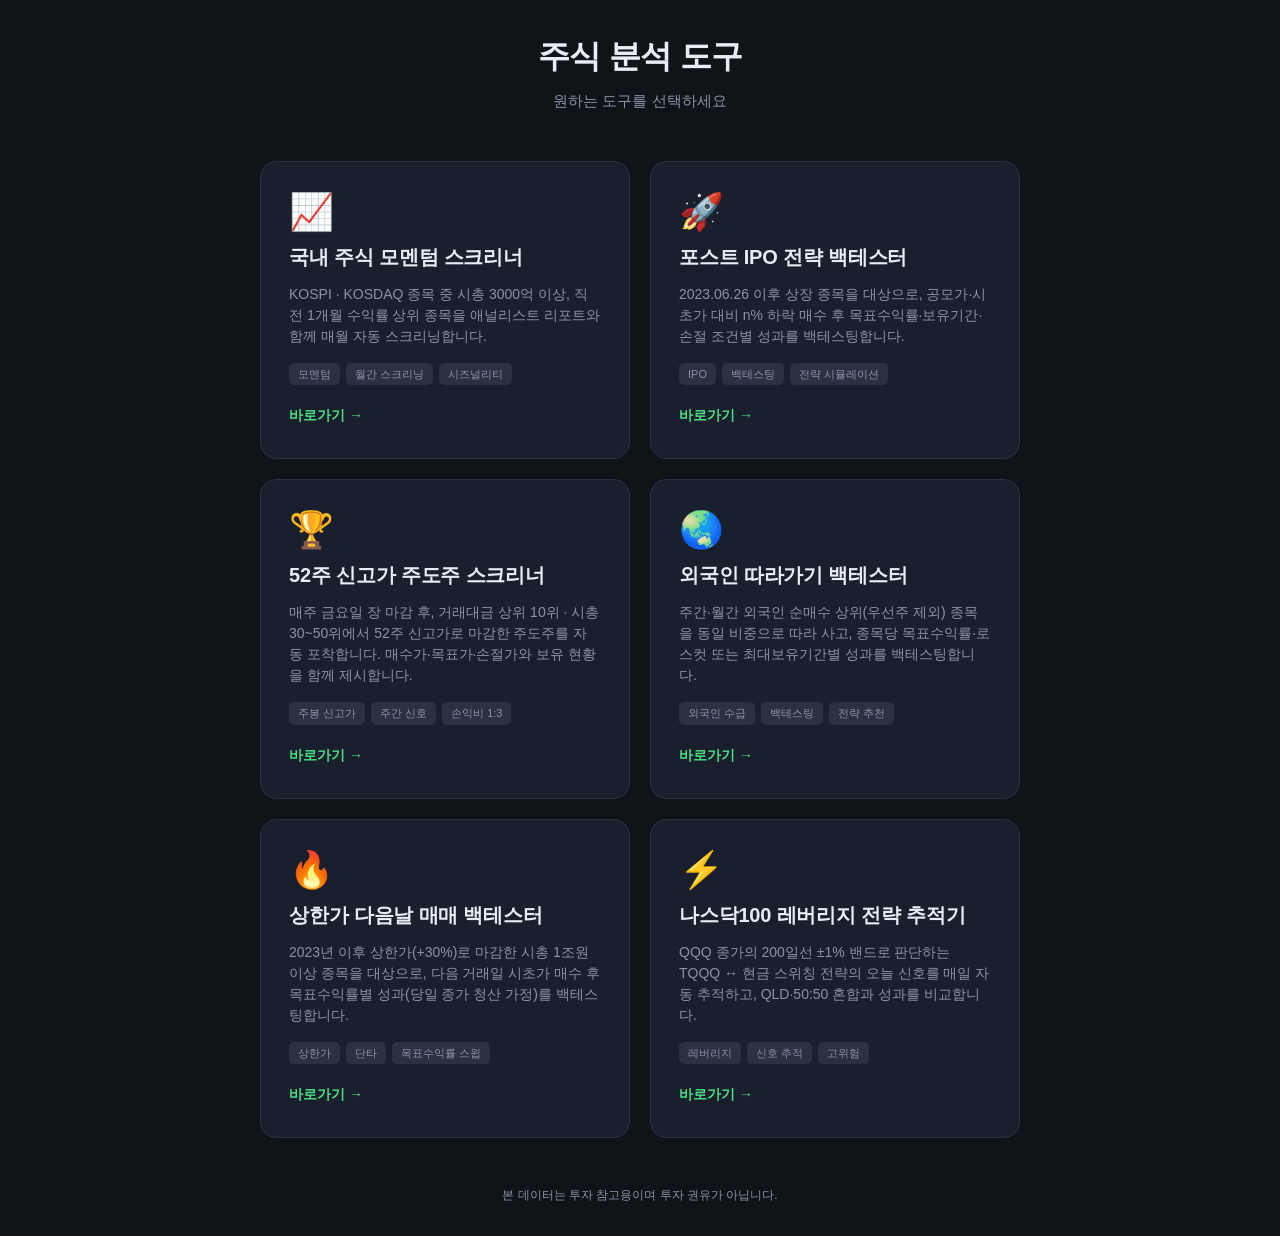
<file: docs/index.html>
<!DOCTYPE html>
<html lang="ko">
<head>
  <meta charset="UTF-8" />
  <meta name="viewport" content="width=device-width, initial-scale=1.0" />
  <title>주식 분석 도구</title>
  <style>
    * { box-sizing: border-box; margin: 0; padding: 0; }

    :root {
      --bg: #0f1419;
      --surface: #1a1f2e;
      --surface-hover: #232a3d;
      --border: #2a3142;
      --text: #e8ecf3;
      --text-dim: #8a93a6;
      --accent: #4ade80;
      --accent-dim: #16a34a;
    }

    body {
      font-family: -apple-system, BlinkMacSystemFont, "Segoe UI", "Pretendard",
                   "Apple SD Gothic Neo", sans-serif;
      background: var(--bg);
      color: var(--text);
      line-height: 1.5;
      min-height: 100vh;
      display: flex;
      flex-direction: column;
      align-items: center;
      justify-content: center;
      padding: 32px 24px;
    }

    .hero {
      text-align: center;
      margin-bottom: 48px;
    }
    .hero h1 {
      font-size: 32px;
      font-weight: 700;
      letter-spacing: -0.02em;
      margin-bottom: 10px;
    }
    .hero p {
      color: var(--text-dim);
      font-size: 15px;
    }

    .cards {
      display: grid;
      grid-template-columns: repeat(auto-fit, minmax(300px, 1fr));
      gap: 20px;
      width: 100%;
      max-width: 760px;
    }

    .card {
      background: var(--surface);
      border: 1px solid var(--border);
      border-radius: 16px;
      padding: 32px 28px;
      text-decoration: none;
      color: inherit;
      transition: transform 0.18s ease, border-color 0.18s ease, background 0.18s ease;
      display: flex;
      flex-direction: column;
      gap: 12px;
    }
    .card:hover {
      transform: translateY(-4px);
      border-color: var(--accent-dim);
      background: var(--surface-hover);
    }

    .card .icon {
      font-size: 36px;
      line-height: 1;
    }
    .card h2 {
      font-size: 20px;
      font-weight: 700;
      letter-spacing: -0.01em;
    }
    .card .desc {
      font-size: 14px;
      color: var(--text-dim);
      flex: 1;
    }
    .card .tags {
      display: flex;
      flex-wrap: wrap;
      gap: 6px;
      margin-top: 4px;
    }
    .card .tag {
      font-size: 11px;
      padding: 3px 9px;
      border-radius: 5px;
      background: var(--border);
      color: var(--text-dim);
    }
    .card .enter {
      margin-top: 8px;
      font-size: 14px;
      font-weight: 600;
      color: var(--accent);
    }

    footer {
      margin-top: 48px;
      font-size: 12px;
      color: var(--text-dim);
      text-align: center;
    }

    @media (max-width: 640px) {
      .hero h1 { font-size: 26px; }
      .card { padding: 26px 22px; }
    }
  </style>
</head>
<body>
  <div class="hero">
    <h1>주식 분석 도구</h1>
    <p>원하는 도구를 선택하세요</p>
  </div>

  <div class="cards">
    <a class="card" href="momentum/index.html">
      <span class="icon">📈</span>
      <h2>국내 주식 모멘텀 스크리너</h2>
      <p class="desc">
        KOSPI · KOSDAQ 종목 중 시총 3000억 이상, 직전 1개월 수익률 상위 종목을
        애널리스트 리포트와 함께 매월 자동 스크리닝합니다.
      </p>
      <div class="tags">
        <span class="tag">모멘텀</span>
        <span class="tag">월간 스크리닝</span>
        <span class="tag">시즈널리티</span>
      </div>
      <span class="enter">바로가기 →</span>
    </a>

    <a class="card" href="ipo/index.html">
      <span class="icon">🚀</span>
      <h2>포스트 IPO 전략 백테스터</h2>
      <p class="desc">
        2023.06.26 이후 상장 종목을 대상으로, 공모가·시초가 대비 n% 하락 매수 후
        목표수익률·보유기간·손절 조건별 성과를 백테스팅합니다.
      </p>
      <div class="tags">
        <span class="tag">IPO</span>
        <span class="tag">백테스팅</span>
        <span class="tag">전략 시뮬레이션</span>
      </div>
      <span class="enter">바로가기 →</span>
    </a>

    <a class="card" href="newhigh/index.html">
      <span class="icon">🏆</span>
      <h2>52주 신고가 주도주 스크리너</h2>
      <p class="desc">
        매주 금요일 장 마감 후, 거래대금 상위 10위 · 시총 30~50위에서 52주 신고가로
        마감한 주도주를 자동 포착합니다. 매수가·목표가·손절가와 보유 현황을 함께 제시합니다.
      </p>
      <div class="tags">
        <span class="tag">주봉 신고가</span>
        <span class="tag">주간 신호</span>
        <span class="tag">손익비 1:3</span>
      </div>
      <span class="enter">바로가기 →</span>
    </a>

    <a class="card" href="foreign/index.html">
      <span class="icon">🌏</span>
      <h2>외국인 따라가기 백테스터</h2>
      <p class="desc">
        주간·월간 외국인 순매수 상위(우선주 제외) 종목을 동일 비중으로 따라 사고,
        종목당 목표수익률·로스컷 또는 최대보유기간별 성과를 백테스팅합니다.
      </p>
      <div class="tags">
        <span class="tag">외국인 수급</span>
        <span class="tag">백테스팅</span>
        <span class="tag">전략 추천</span>
      </div>
      <span class="enter">바로가기 →</span>
    </a>

    <a class="card" href="limitup/index.html">
      <span class="icon">🔥</span>
      <h2>상한가 다음날 매매 백테스터</h2>
      <p class="desc">
        2023년 이후 상한가(+30%)로 마감한 시총 1조원 이상 종목을 대상으로,
        다음 거래일 시초가 매수 후 목표수익률별 성과(당일 종가 청산 가정)를 백테스팅합니다.
      </p>
      <div class="tags">
        <span class="tag">상한가</span>
        <span class="tag">단타</span>
        <span class="tag">목표수익률 스윕</span>
      </div>
      <span class="enter">바로가기 →</span>
    </a>

    <a class="card" href="leverage/index.html">
      <span class="icon">⚡</span>
      <h2>나스닥100 레버리지 전략 추적기</h2>
      <p class="desc">
        QQQ 종가의 200일선 ±1% 밴드로 판단하는 TQQQ ↔ 현금 스위칭 전략의
        오늘 신호를 매일 자동 추적하고, QLD·50:50 혼합과 성과를 비교합니다.
      </p>
      <div class="tags">
        <span class="tag">레버리지</span>
        <span class="tag">신호 추적</span>
        <span class="tag">고위험</span>
      </div>
      <span class="enter">바로가기 →</span>
    </a>
  </div>

  <footer>
    본 데이터는 투자 참고용이며 투자 권유가 아닙니다.
  </footer>
</body>
</html>
</file>
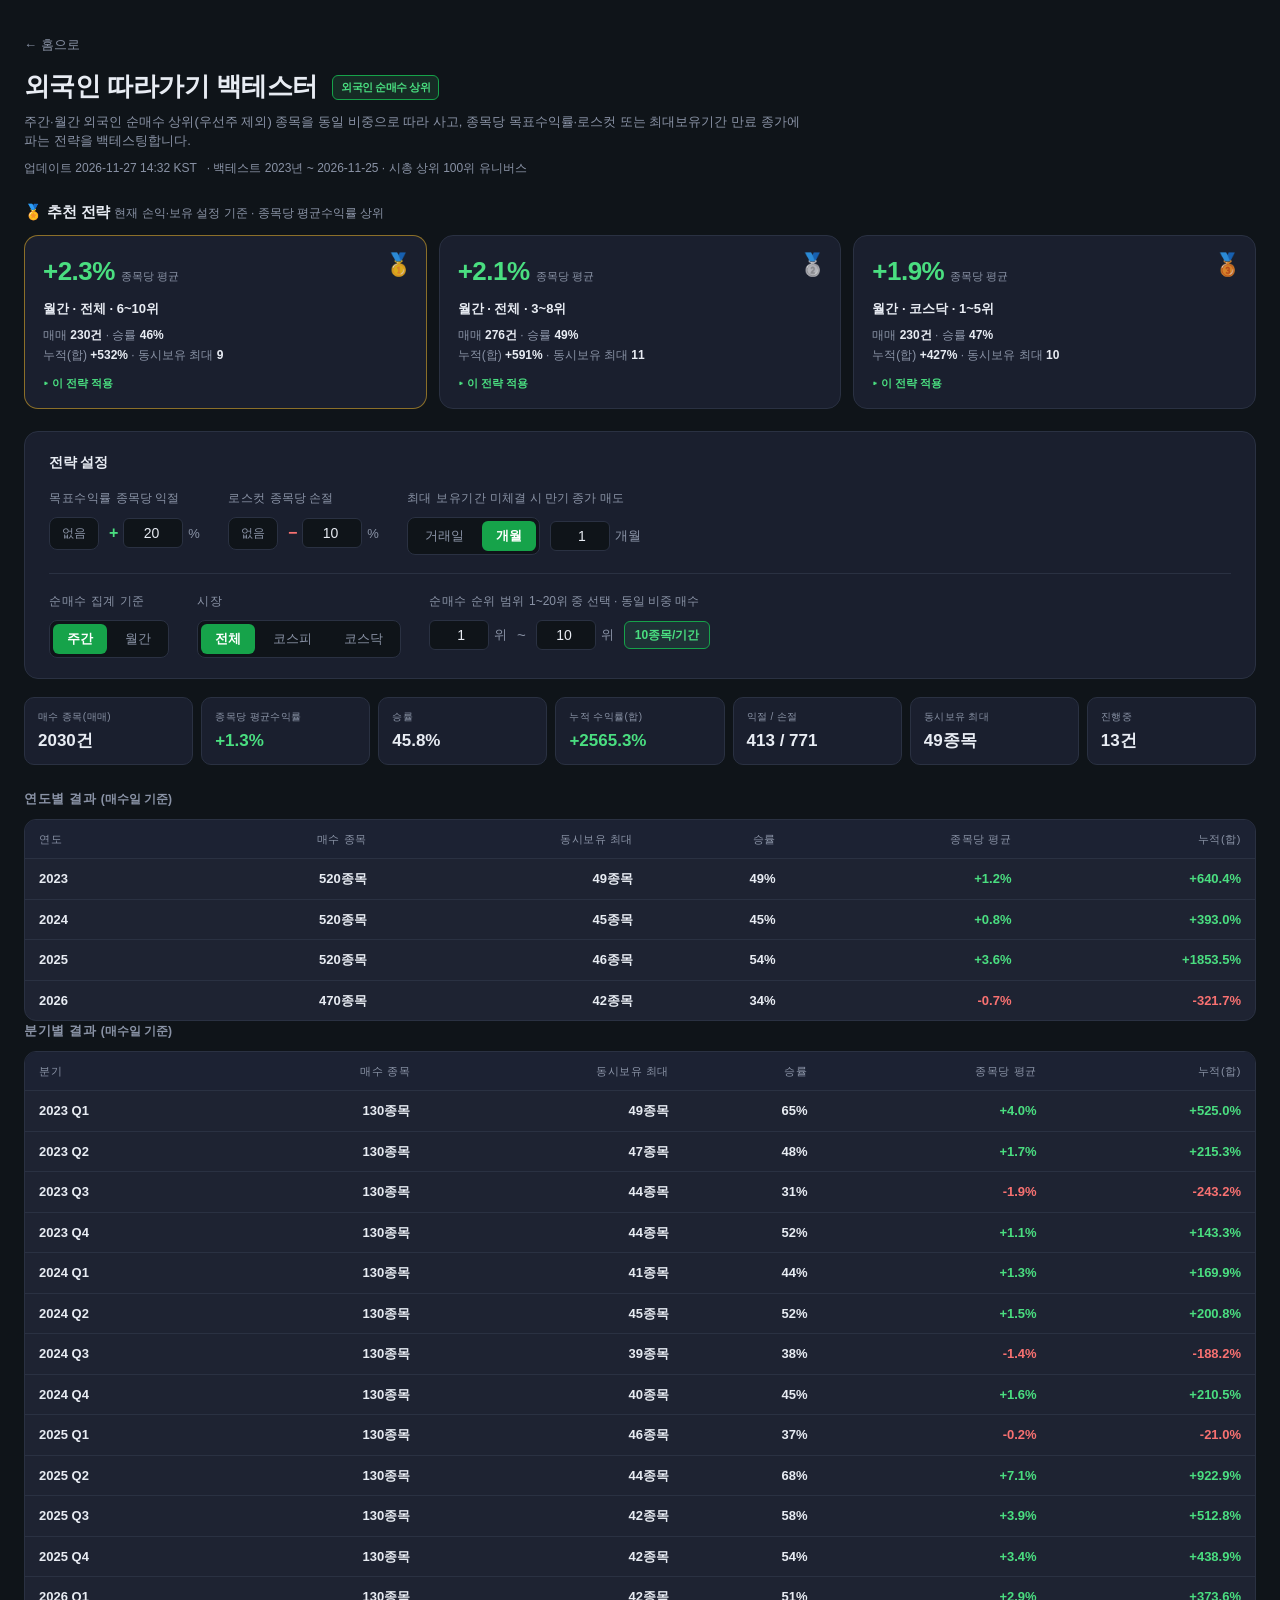
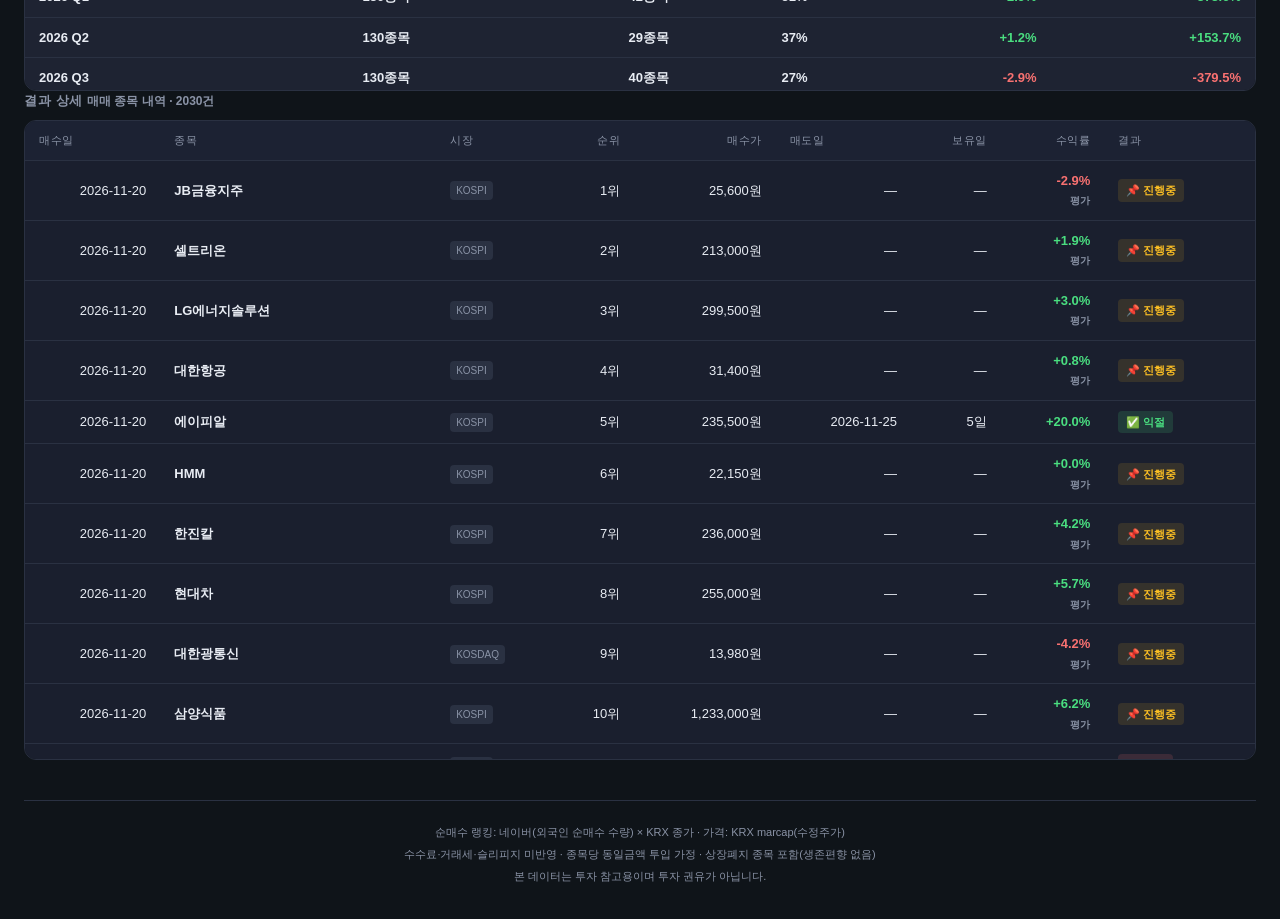
<file: docs/foreign/index.html>
<!DOCTYPE html>
<html lang="ko">
<head>
  <meta charset="UTF-8" />
  <meta name="viewport" content="width=device-width, initial-scale=1.0" />
  <title>외국인 따라가기 백테스터</title>
  <link rel="stylesheet" href="style.css?v=260723" />
</head>
<body>
  <header>
    <a class="back-link" href="../index.html">← 홈으로</a>
    <h1>외국인 따라가기 백테스터 <span class="krx-badge">외국인 순매수 상위</span></h1>
    <p class="subtitle">
      주간·월간 외국인 순매수 상위(우선주 제외) 종목을 동일 비중으로 따라 사고,
      종목당 목표수익률·로스컷 또는 최대보유기간 만료 종가에 파는 전략을 백테스팅합니다.
    </p>
    <p class="updated"><span id="updated-at">불러오는 중…</span><span id="data-range" class="update-note"></span></p>
  </header>

  <!-- ⓪ 추천 전략 TOP 3 -->
  <section class="reco" id="reco-section">
    <div class="reco-head">
      <h2>🏅 추천 전략 <span class="ctrl-hint">현재 손익·보유 설정 기준 · 종목당 평균수익률 상위</span></h2>
    </div>
    <div class="reco-cards" id="reco-cards"></div>
  </section>

  <!-- ① 전략 설정 -->
  <section class="controls" id="controls">
    <div class="controls-head"><h2>전략 설정</h2></div>

    <!-- 손익 조건 -->
    <div class="control-row">
      <div class="control-group">
        <span class="ctrl-label">목표수익률 <span class="ctrl-hint">종목당 익절</span></span>
        <div class="onoff-row">
          <button class="mini-btn" id="target-none" data-target="none">없음</button>
          <div class="number-input-row">
            <span class="plus-sign">+</span>
            <input type="number" id="target-input" min="1" max="500" step="5" value="20" />
            <span class="unit">%</span>
          </div>
        </div>
      </div>

      <div class="control-group">
        <span class="ctrl-label">로스컷 <span class="ctrl-hint">종목당 손절</span></span>
        <div class="onoff-row">
          <button class="mini-btn" id="losscut-none" data-losscut="none">없음</button>
          <div class="number-input-row">
            <span class="minus-sign">−</span>
            <input type="number" id="losscut-input" min="1" max="90" step="1" value="10" />
            <span class="unit">%</span>
          </div>
        </div>
      </div>

      <div class="control-group">
        <span class="ctrl-label">최대 보유기간 <span class="ctrl-hint">미체결 시 만기 종가 매도</span></span>
        <div class="onoff-row">
          <div class="tab-group" id="hold-mode">
            <button class="tab" data-value="days">거래일</button>
            <button class="tab active" data-value="months">개월</button>
          </div>
          <div class="number-input-row">
            <input type="number" id="hold-input" min="1" max="250" step="1" value="1" />
            <span class="unit" id="hold-unit">개월</span>
          </div>
        </div>
      </div>
    </div>

    <div class="divider"></div>

    <!-- 종목 선정 -->
    <div class="control-row">
      <div class="control-group">
        <span class="ctrl-label">순매수 집계 기준</span>
        <div class="tab-group" id="period-type">
          <button class="tab active" data-value="weekly">주간</button>
          <button class="tab" data-value="monthly">월간</button>
        </div>
      </div>

      <div class="control-group">
        <span class="ctrl-label">시장</span>
        <div class="tab-group" id="market">
          <button class="tab active" data-value="ALL">전체</button>
          <button class="tab" data-value="KOSPI">코스피</button>
          <button class="tab" data-value="KOSDAQ">코스닥</button>
        </div>
      </div>

      <div class="control-group wide">
        <span class="ctrl-label">순매수 순위 범위 <span class="ctrl-hint">1~20위 중 선택 · 동일 비중 매수</span></span>
        <div class="rank-row">
          <div class="number-input-row">
            <input type="number" id="rank-lo" min="1" max="20" step="1" value="1" />
            <span class="unit">위</span>
          </div>
          <span class="tilde">~</span>
          <div class="number-input-row">
            <input type="number" id="rank-hi" min="1" max="20" step="1" value="10" />
            <span class="unit">위</span>
          </div>
          <span class="rank-count" id="rank-count">10종목/기간</span>
        </div>
      </div>
    </div>
  </section>

  <!-- 요약 통계 -->
  <div class="meta" id="meta"></div>

  <!-- ② 연도별 결과 -->
  <section id="yearly-section">
    <div class="results-header">
      <h2>연도별 결과 <span class="results-note">(매수일 기준)</span></h2>
    </div>
    <div class="table-wrap">
      <table>
        <thead>
          <tr>
            <th>연도</th><th class="num">매수 종목</th><th class="num">동시보유 최대</th>
            <th class="num">승률</th><th class="num">종목당 평균</th><th class="num">누적(합)</th>
          </tr>
        </thead>
        <tbody id="yearly-body"></tbody>
      </table>
    </div>
  </section>

  <!-- ③ 분기별 결과 -->
  <section id="quarterly-section">
    <div class="results-header">
      <h2>분기별 결과 <span class="results-note">(매수일 기준)</span></h2>
    </div>
    <div class="table-wrap">
      <table>
        <thead>
          <tr>
            <th>분기</th><th class="num">매수 종목</th><th class="num">동시보유 최대</th>
            <th class="num">승률</th><th class="num">종목당 평균</th><th class="num">누적(합)</th>
          </tr>
        </thead>
        <tbody id="quarterly-body"></tbody>
      </table>
    </div>
  </section>

  <!-- ③ 결과 상세 (매매 종목 내역) -->
  <section id="detail-section">
    <div class="results-header">
      <h2>결과 상세 <span class="results-note" id="detail-note">매매 종목 내역</span></h2>
    </div>
    <div class="table-wrap">
      <table id="detail-table">
        <thead>
          <tr>
            <th>매수일</th><th>종목</th><th>시장</th><th class="num">순위</th>
            <th class="num">매수가</th><th>매도일</th><th class="num">보유일</th>
            <th class="num">수익률</th><th>결과</th>
          </tr>
        </thead>
        <tbody id="detail-body"></tbody>
      </table>
    </div>
  </section>

  <footer>
    순매수 랭킹: 네이버(외국인 순매수 수량) × KRX 종가 · 가격: KRX marcap(수정주가)<br />
    수수료·거래세·슬리피지 미반영 · 종목당 동일금액 투입 가정 · 상장폐지 종목 포함(생존편향 없음)<br />
    본 데이터는 투자 참고용이며 투자 권유가 아닙니다.
  </footer>

  <script src="app.js?v=260723"></script>
</body>
</html>
</file>
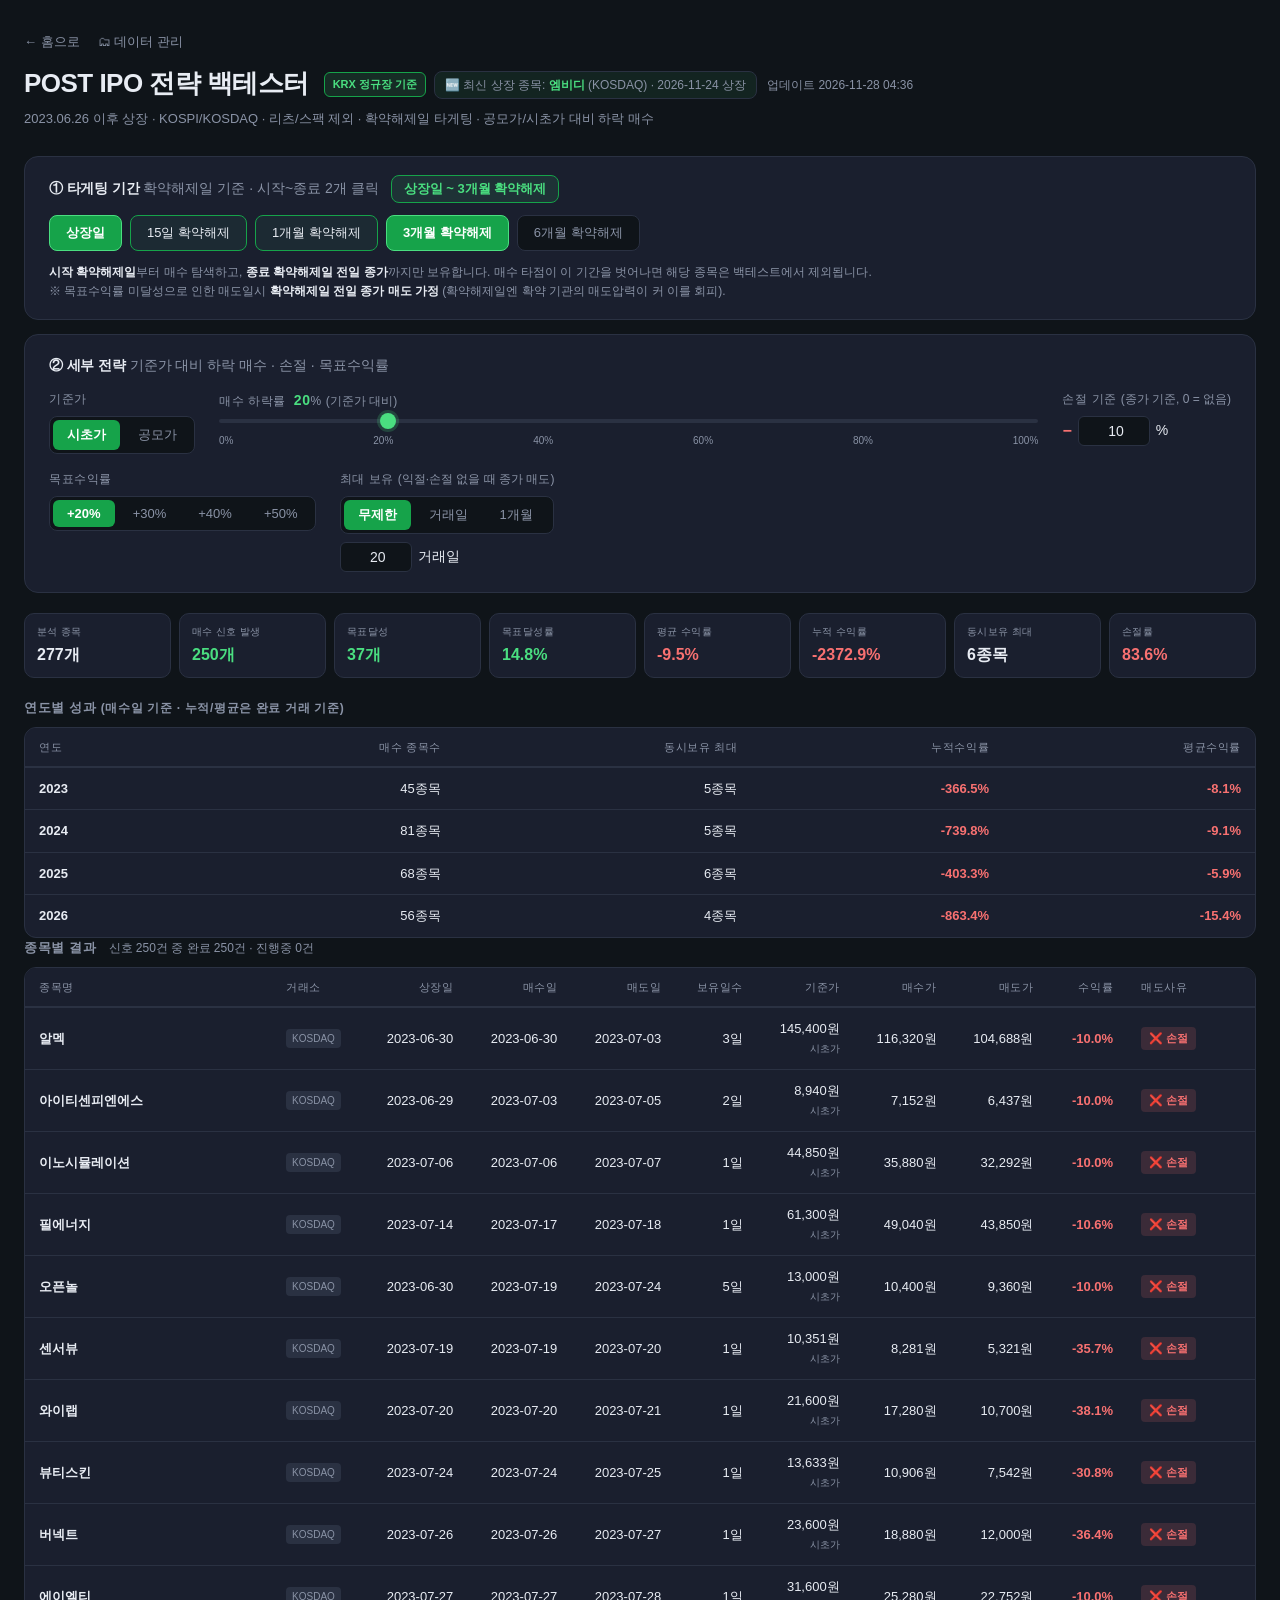
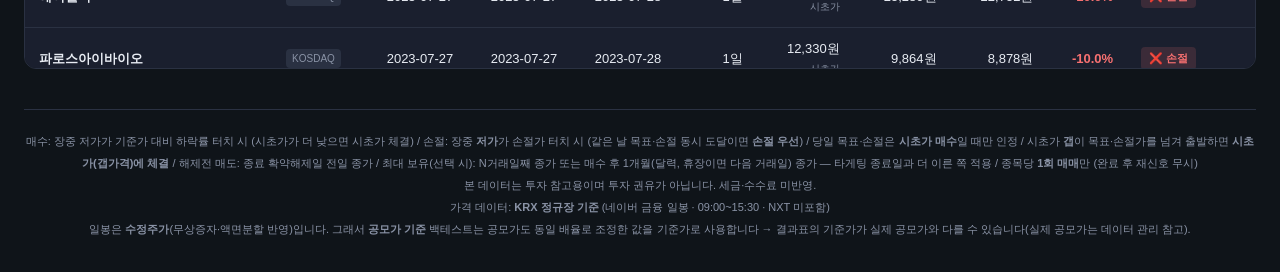
<file: docs/ipo/index.html>
<!DOCTYPE html>
<html lang="ko">
<head>
  <meta charset="UTF-8" />
  <meta name="viewport" content="width=device-width, initial-scale=1.0" />
  <title>POST IPO 백테스터</title>
  <link rel="stylesheet" href="style.css?v=260711c" />
</head>
<body>
  <header>
    <nav class="top-nav">
      <a class="back-link" href="../index.html">← 홈으로</a>
      <a class="back-link" href="data.html">🗂 데이터 관리</a>
    </nav>
    <h1>POST IPO 전략 백테스터 <span class="krx-badge">KRX 정규장 기준</span><span
      class="latest-ipo" id="latest-ipo" hidden>🆕 최신 상장 종목: <span id="latest-ipo-names">—</span></span><span
      class="update-note">업데이트 <span id="updated-at">—</span></span></h1>
    <p class="subtitle">
      2023.06.26 이후 상장 · KOSPI/KOSDAQ · 리츠/스팩 제외 · 확약해제일 타게팅 · 공모가/시초가 대비 하락 매수
    </p>
  </header>

  <!-- ── 타게팅 기간 (확약해제일 기준) ── -->
  <section class="targeting">
    <div class="targeting-head">
      <h2>① 타게팅 기간 <span class="ctrl-hint">확약해제일 기준 · 시작~종료 2개 클릭</span></h2>
      <span class="targeting-range" id="targeting-range">상장일 ~ 3개월 확약해제</span>
    </div>
    <div class="anchor-group" id="anchor-tabs">
      <button class="anchor" data-key="listing">상장일</button>
      <button class="anchor" data-key="d15">15일 확약해제</button>
      <button class="anchor" data-key="m1">1개월 확약해제</button>
      <button class="anchor" data-key="m3">3개월 확약해제</button>
      <button class="anchor" data-key="m6">6개월 확약해제</button>
    </div>
    <p class="targeting-note">
      <strong>시작 확약해제일</strong>부터 매수 탐색하고, <strong>종료 확약해제일 전일 종가</strong>까지만 보유합니다.
      매수 타점이 이 기간을 벗어나면 해당 종목은 백테스트에서 제외됩니다.<br />
      ※ 목표수익률 미달성으로 인한 매도일시 <strong>확약해제일 전일 종가 매도 가정</strong>
      (확약해제일엔 확약 기관의 매도압력이 커 이를 회피).
    </p>
  </section>

  <!-- ── 세부 전략 ── -->
  <section class="controls">
    <div class="controls-head">
      <h2>② 세부 전략 <span class="ctrl-hint">기준가 대비 하락 매수 · 손절 · 목표수익률</span></h2>
    </div>

    <div class="control-row">
      <!-- 기준가 -->
      <div class="control-group">
        <label class="ctrl-label">기준가</label>
        <div class="tab-group" id="ref-tabs">
          <button class="tab active" data-value="listing_open">시초가</button>
          <button class="tab" data-value="ipo_price">공모가</button>
        </div>
      </div>

      <!-- 매수 하락률 -->
      <div class="control-group wide">
        <label class="ctrl-label">
          매수 하락률&nbsp;
          <strong id="n-val">20</strong>%
          <span class="ctrl-hint">(기준가 대비)</span>
        </label>
        <input type="range" id="n-slider" min="0" max="100" step="5" value="20" />
        <div class="slider-marks">
          <span>0%</span><span>20%</span><span>40%</span>
          <span>60%</span><span>80%</span><span>100%</span>
        </div>
      </div>

      <!-- 손절 기준 -->
      <div class="control-group">
        <label class="ctrl-label">
          손절 기준
          <span class="ctrl-hint">(종가 기준, 0 = 없음)</span>
        </label>
        <div class="number-input-row">
          <span class="minus-sign">−</span>
          <input type="number" id="losscut-input" min="0" max="50" step="5" value="10" />
          <span>%</span>
        </div>
      </div>
    </div>

    <div class="control-row">
      <!-- 목표수익률 -->
      <div class="control-group">
        <label class="ctrl-label">목표수익률</label>
        <div class="tab-group" id="target-tabs">
          <button class="tab active" data-value="20">+20%</button>
          <button class="tab" data-value="30">+30%</button>
          <button class="tab" data-value="40">+40%</button>
          <button class="tab" data-value="50">+50%</button>
        </div>
      </div>

      <!-- 최대 보유 (익절·손절 없을 때 강제 매도) -->
      <div class="control-group">
        <label class="ctrl-label">
          최대 보유
          <span class="ctrl-hint">(익절·손절 없을 때 종가 매도)</span>
        </label>
        <div class="maxhold-row">
          <div class="tab-group" id="maxhold-tabs">
            <button class="tab active" data-value="none">무제한</button>
            <button class="tab" data-value="days">거래일</button>
            <button class="tab" data-value="month">1개월</button>
          </div>
          <div class="number-input-row" id="maxhold-days-wrap" hidden>
            <input type="number" id="maxhold-days" min="1" max="250" step="1" value="20" />
            <span>거래일</span>
          </div>
        </div>
      </div>
    </div>

  </section>

  <!-- ── 요약 카드 ── -->
  <section class="meta">
    <div class="meta-card">
      <span class="label">분석 종목</span>
      <span class="value" id="total-count">—</span>
    </div>
    <div class="meta-card">
      <span class="label">매수 신호 발생</span>
      <span class="value highlight" id="signal-count">—</span>
    </div>
    <div class="meta-card">
      <span class="label">목표달성</span>
      <span class="value positive" id="win-count">—</span>
    </div>
    <div class="meta-card">
      <span class="label">목표달성률</span>
      <span class="value positive" id="win-rate">—</span>
    </div>
    <div class="meta-card">
      <span class="label">평균 수익률</span>
      <span class="value" id="avg-return">—</span>
    </div>
    <div class="meta-card" title="완료된 거래 수익률의 단순 합">
      <span class="label">누적 수익률</span>
      <span class="value" id="cum-return">—</span>
    </div>
    <div class="meta-card">
      <span class="label">동시보유 최대</span>
      <span class="value" id="peak-holdings">—</span>
    </div>
    <div class="meta-card">
      <span class="label">손절률</span>
      <span class="value negative" id="losscut-rate">—</span>
    </div>
  </section>

  <!-- ── 연도별 성과 ── -->
  <section class="results yearly">
    <div class="results-header">
      <h2>연도별 성과 <span class="results-note">(매수일 기준 · 누적/평균은 완료 거래 기준)</span></h2>
    </div>
    <div class="table-wrap">
      <table id="yearly-table">
        <thead>
          <tr>
            <th>연도</th>
            <th class="num">매수 종목수</th>
            <th class="num">동시보유 최대</th>
            <th class="num">누적수익률</th>
            <th class="num">평균수익률</th>
          </tr>
        </thead>
        <tbody id="yearly-body">
          <tr><td colspan="5" class="empty">데이터 로딩 중…</td></tr>
        </tbody>
      </table>
    </div>
  </section>

  <!-- ── 결과 테이블 ── -->
  <section class="results">
    <div class="results-header">
      <h2>종목별 결과</h2>
      <span class="results-note" id="results-note"></span>
    </div>
    <div class="table-wrap">
      <table id="results-table">
        <thead>
          <tr>
            <th>종목명</th>
            <th>거래소</th>
            <th class="num">상장일</th>
            <th class="num">매수일</th>
            <th class="num">매도일</th>
            <th class="num">보유일수</th>
            <th class="num">기준가</th>
            <th class="num">매수가</th>
            <th class="num">매도가</th>
            <th class="num">수익률</th>
            <th>매도사유</th>
          </tr>
        </thead>
        <tbody id="results-body">
          <tr><td colspan="11" class="empty">데이터 로딩 중…</td></tr>
        </tbody>
      </table>
    </div>
  </section>

  <footer>
    <p>
      매수: 장중 저가가 기준가 대비 하락률 터치 시 (시초가가 더 낮으면 시초가 체결) /
      손절: 장중 <strong>저가</strong>가 손절가 터치 시 (같은 날 목표·손절 동시 도달이면 <strong>손절 우선</strong>) /
      당일 목표·손절은 <strong>시초가 매수</strong>일 때만 인정 /
      시초가 <strong>갭</strong>이 목표·손절가를 넘겨 출발하면 <strong>시초가(갭가격)에 체결</strong> /
      해제전 매도: 종료 확약해제일 전일 종가 /
      최대 보유(선택 시): N거래일째 종가 또는 매수 후 1개월(달력, 휴장이면 다음 거래일) 종가 — 타게팅 종료일과 더 이른 쪽 적용 /
      종목당 <strong>1회 매매</strong>만 (완료 후 재신호 무시)
    </p>
    <p>본 데이터는 투자 참고용이며 투자 권유가 아닙니다. 세금·수수료 미반영.</p>
    <p>가격 데이터: <strong>KRX 정규장 기준</strong> (네이버 금융 일봉 · 09:00~15:30 · NXT 미포함)</p>
    <p>일봉은 <strong>수정주가</strong>(무상증자·액면분할 반영)입니다. 그래서 <strong>공모가 기준</strong> 백테스트는
       공모가도 동일 배율로 조정한 값을 기준가로 사용합니다 → 결과표의 기준가가 실제 공모가와 다를 수 있습니다(실제 공모가는 데이터 관리 참고).</p>
  </footer>

  <script src="app.js?v=260711e"></script>
</body>
</html>
</file>
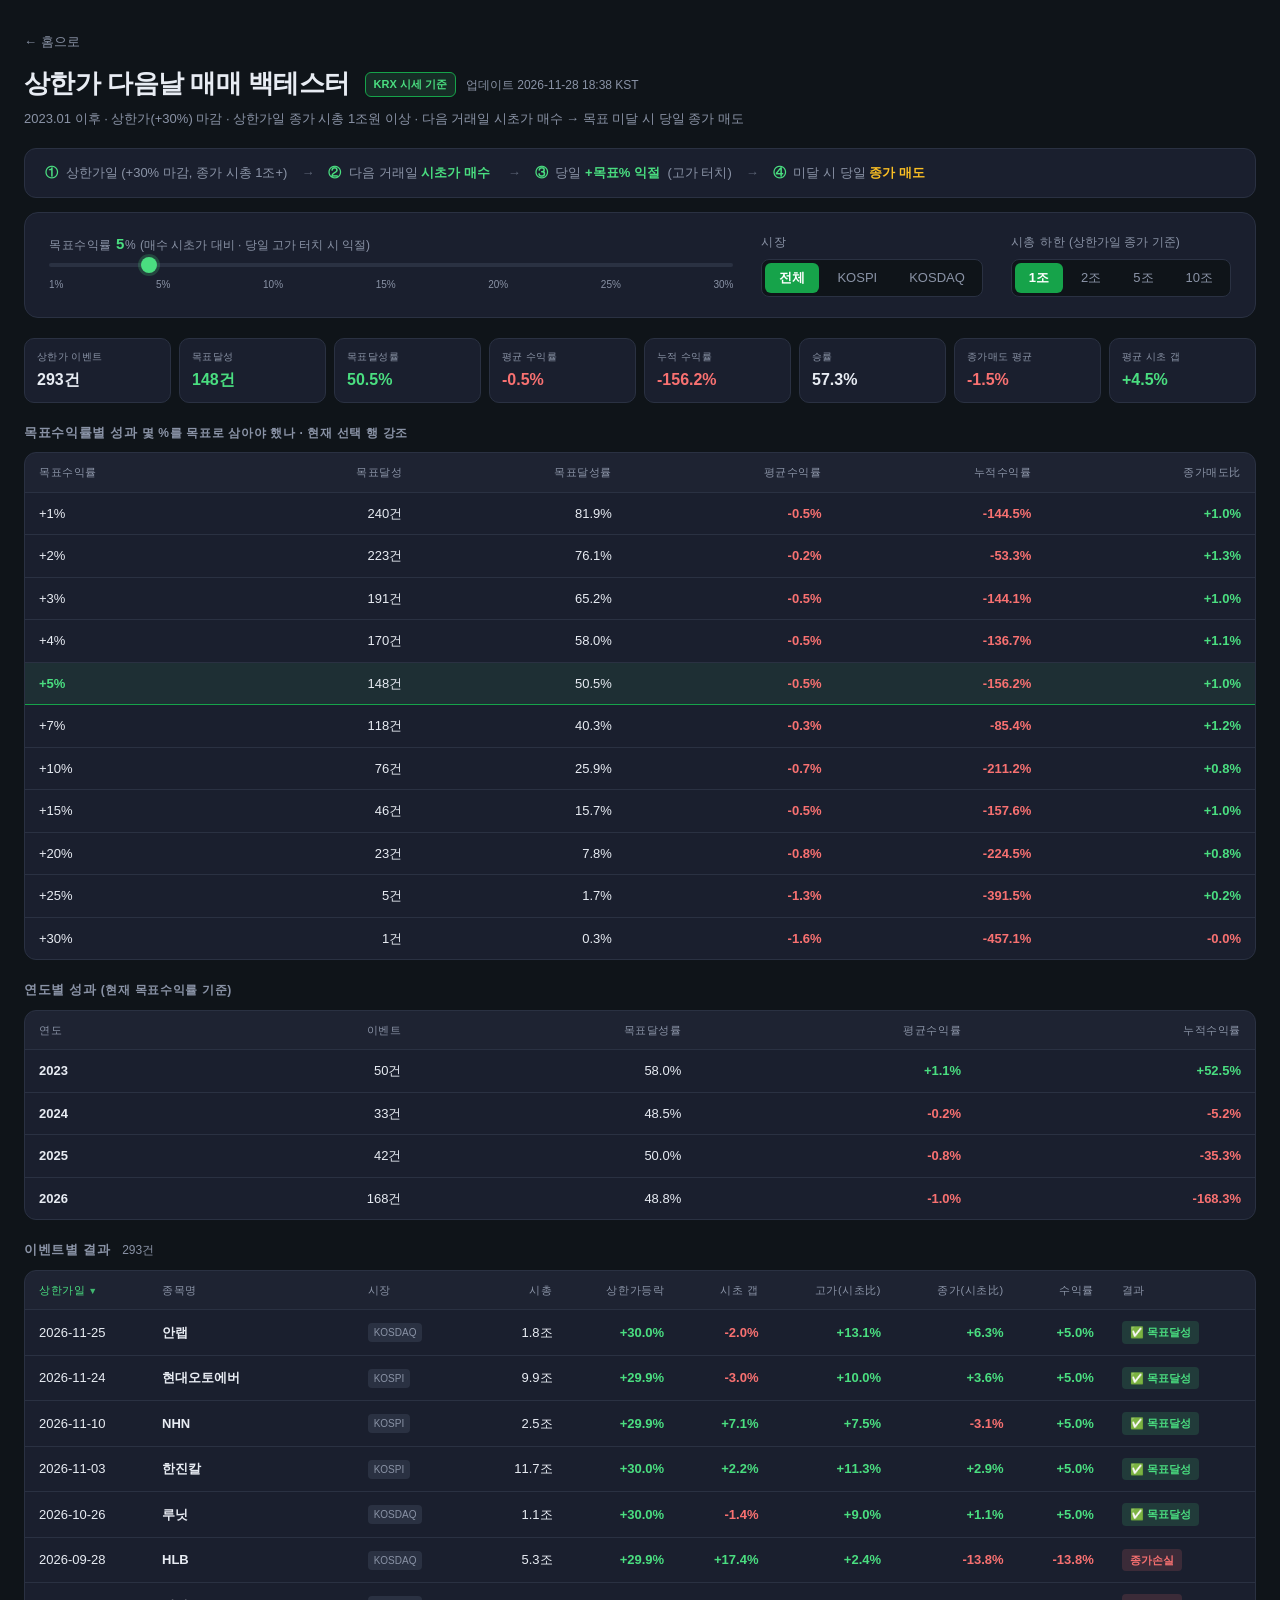
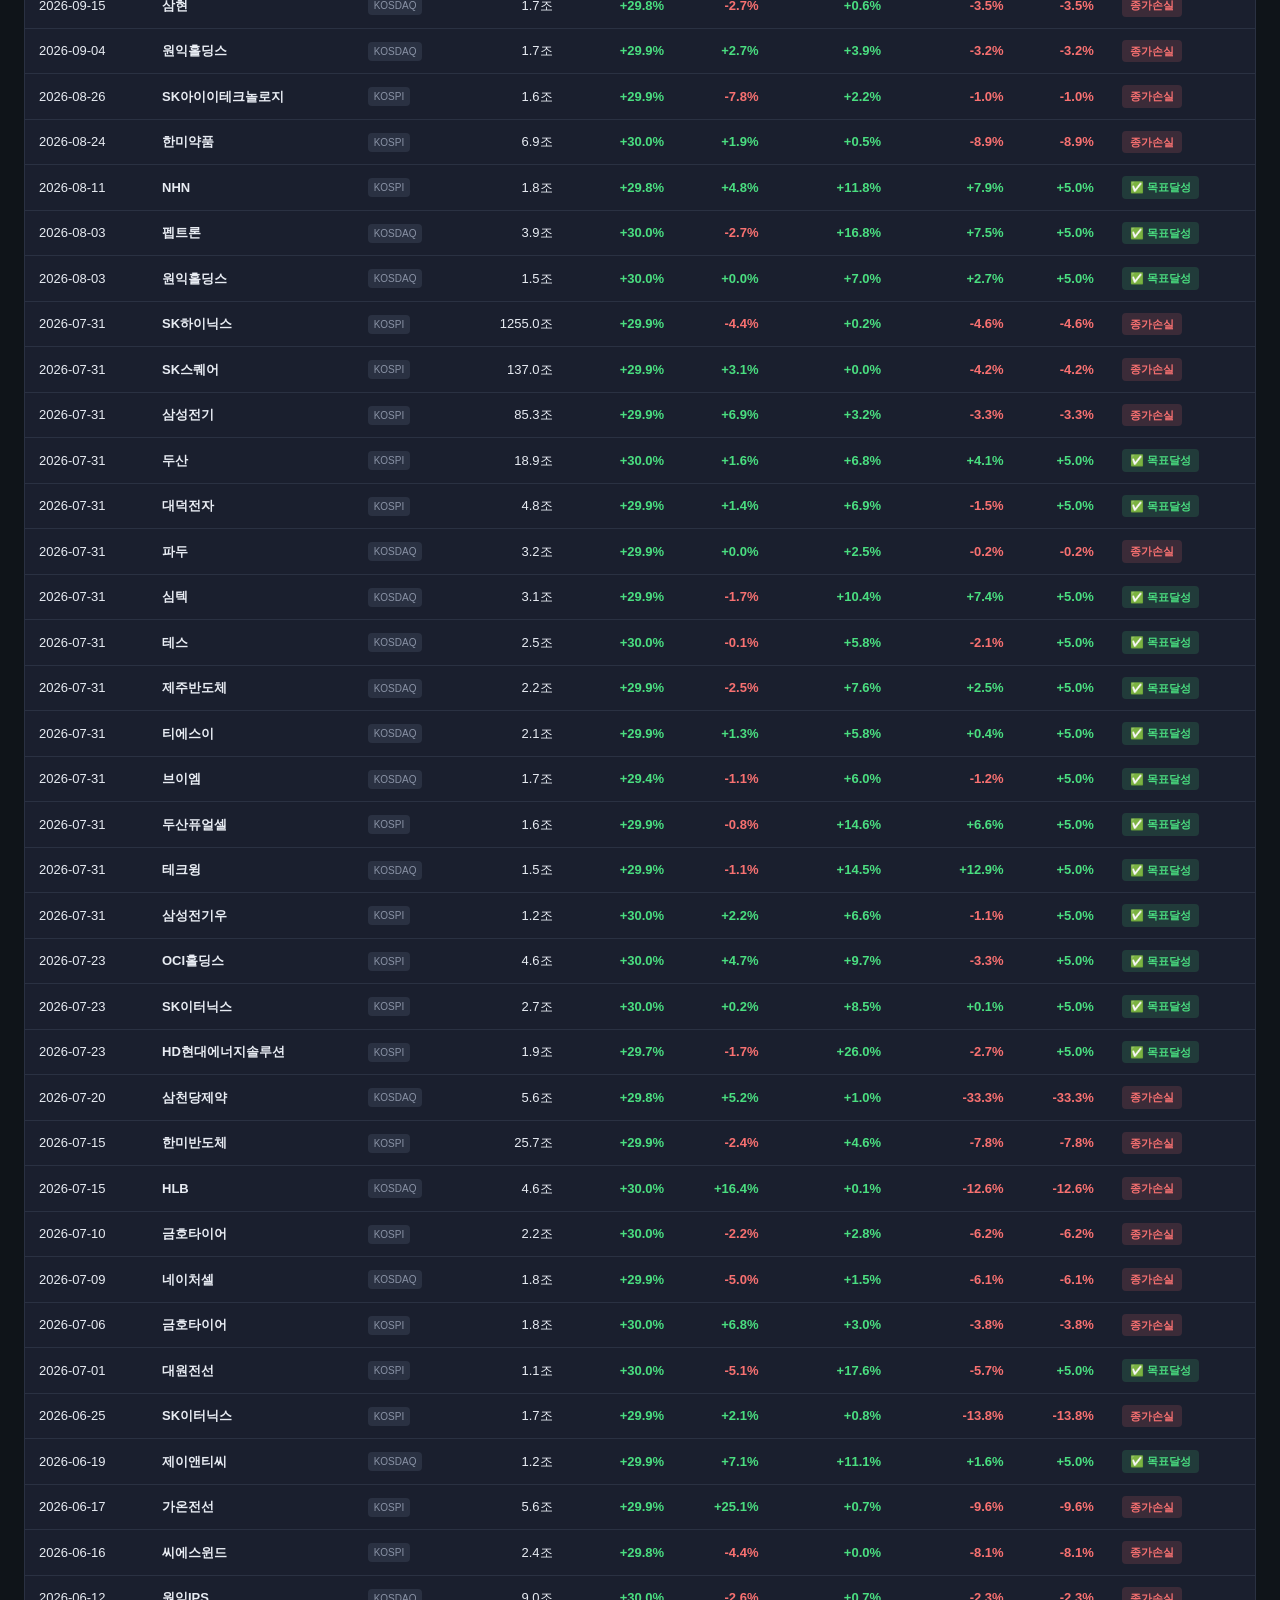
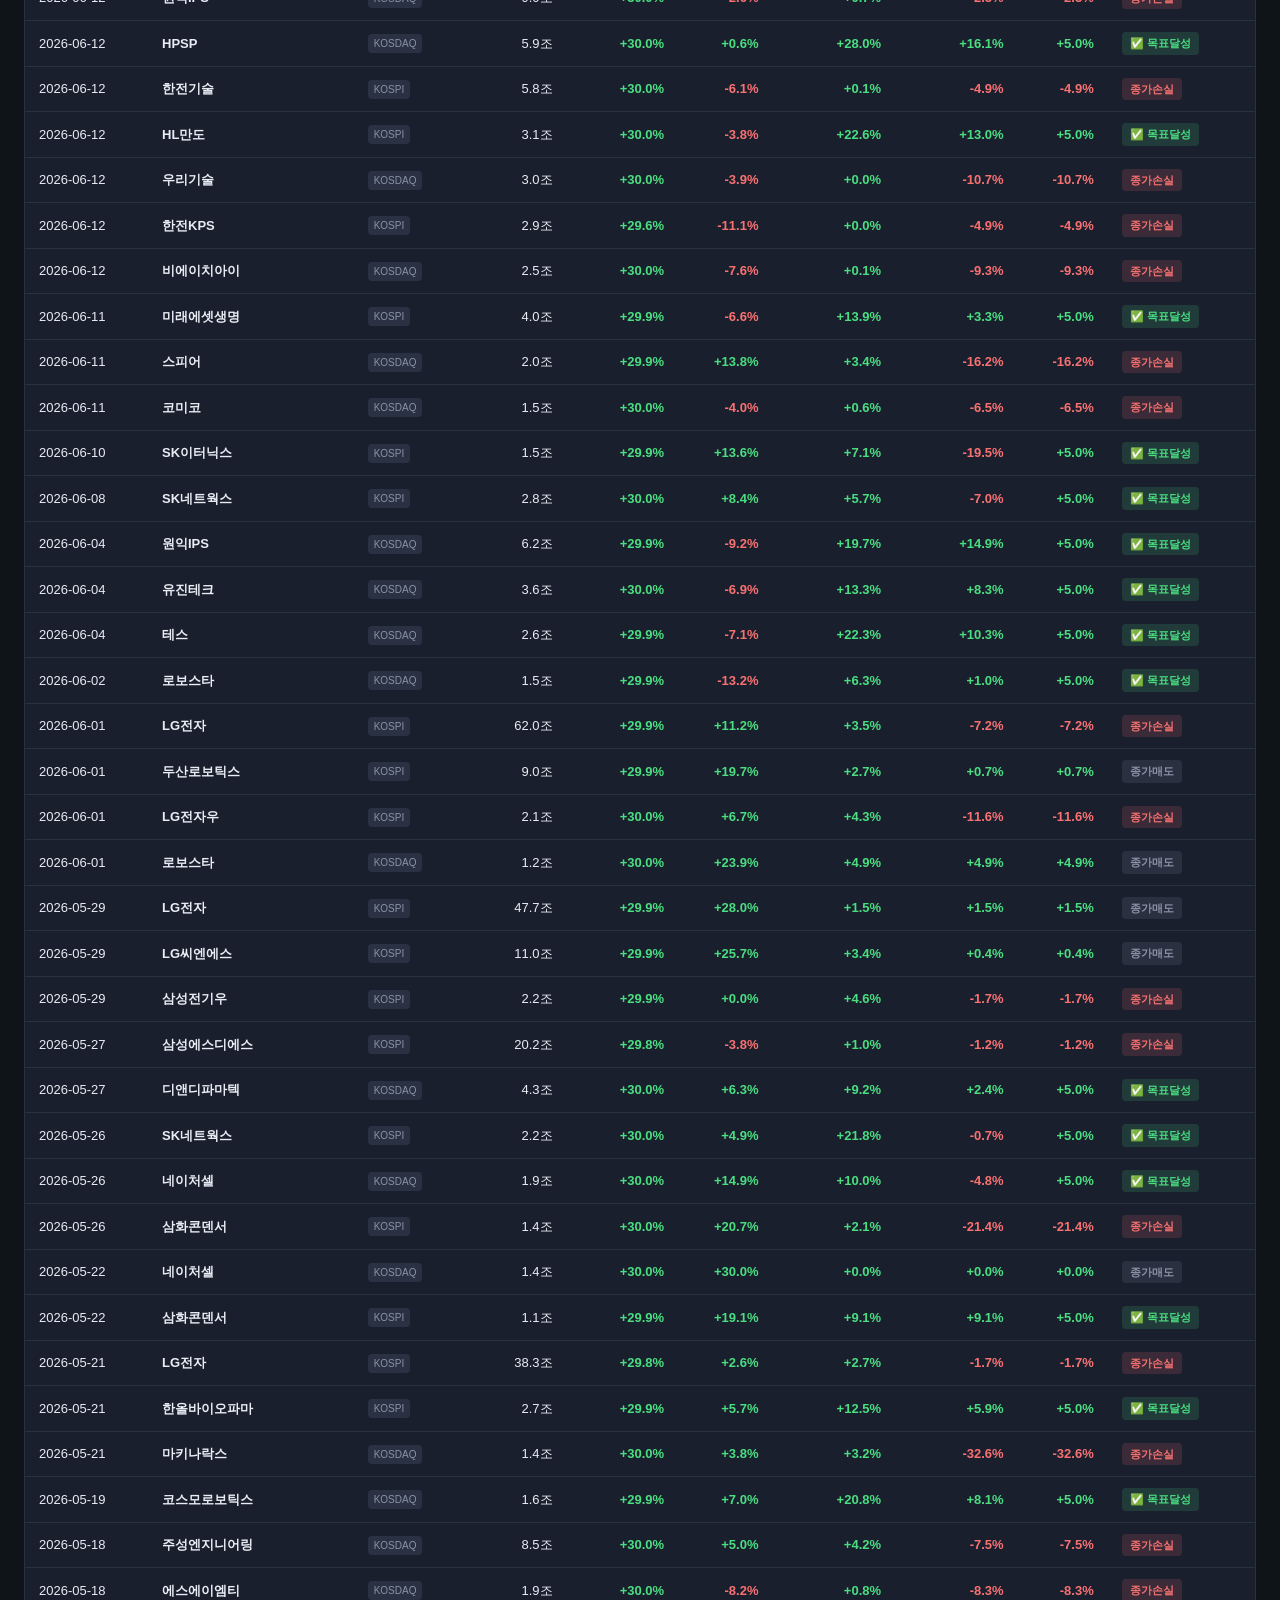
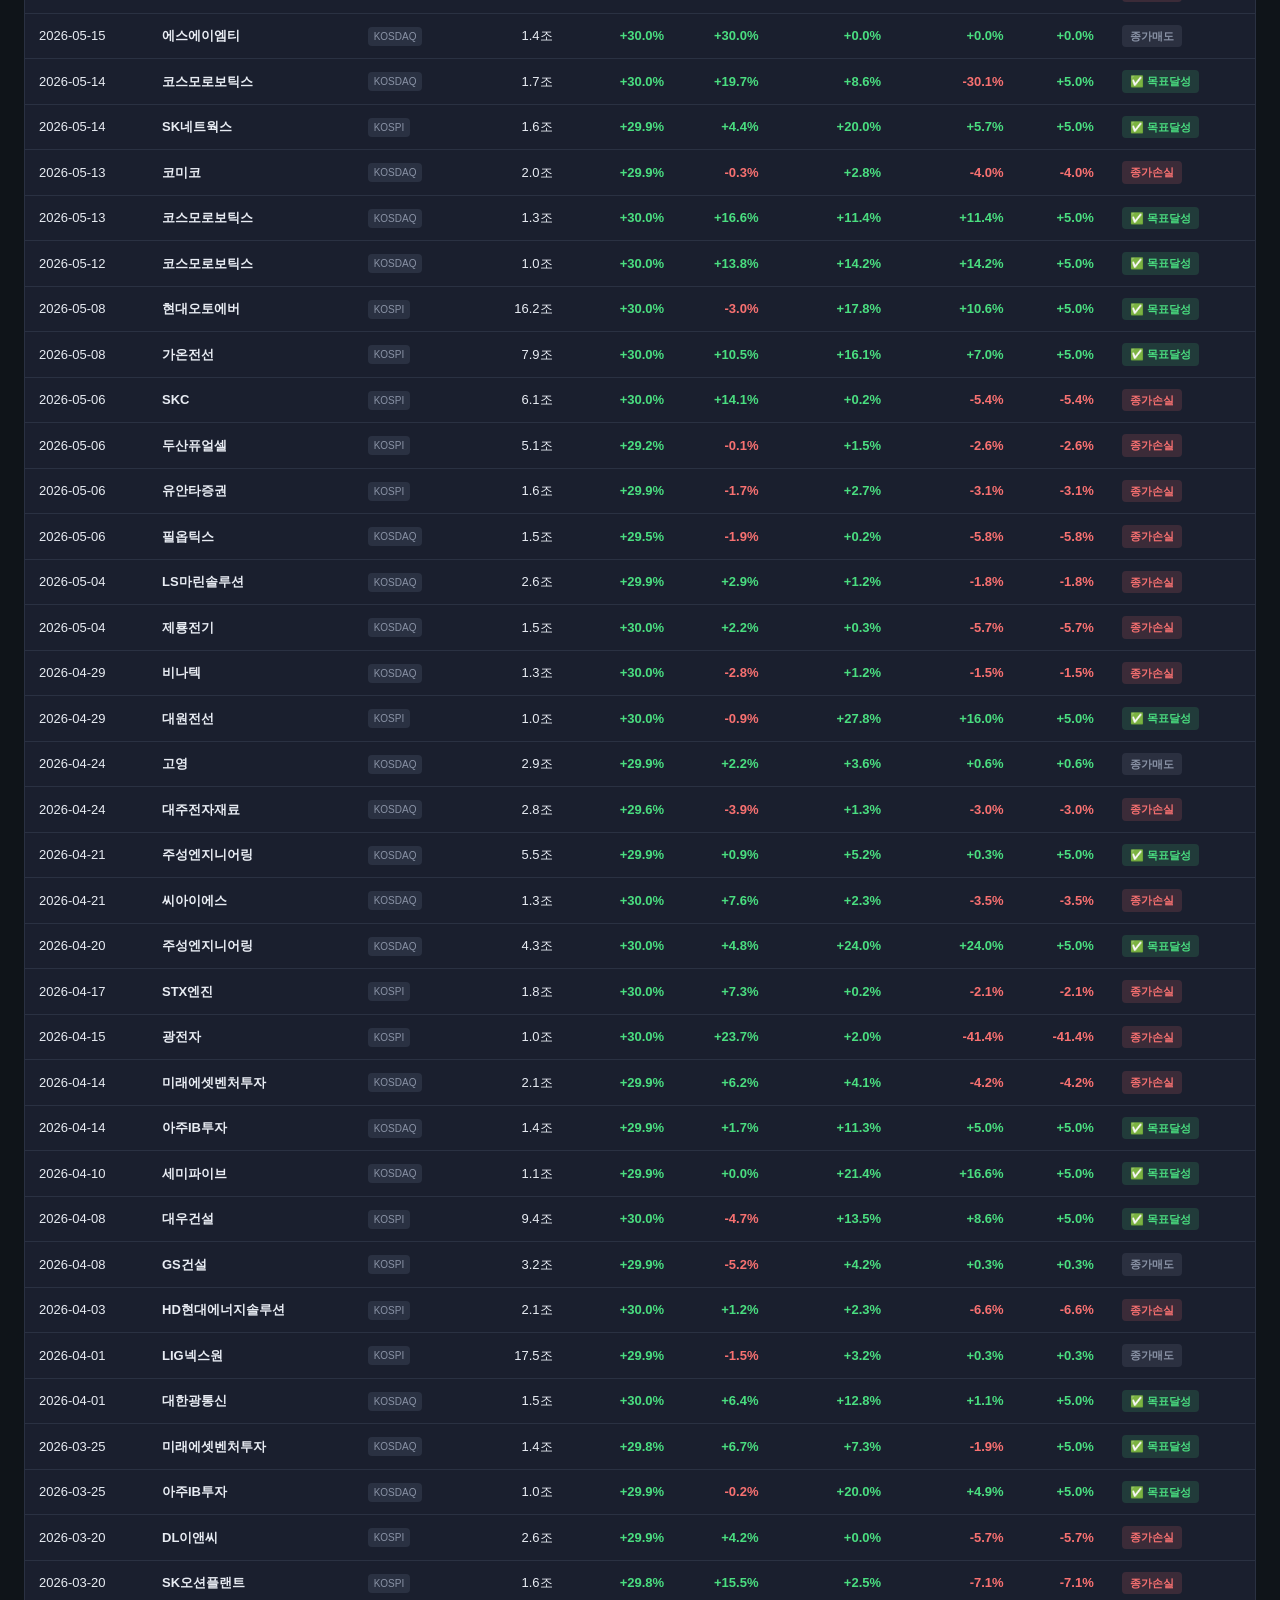
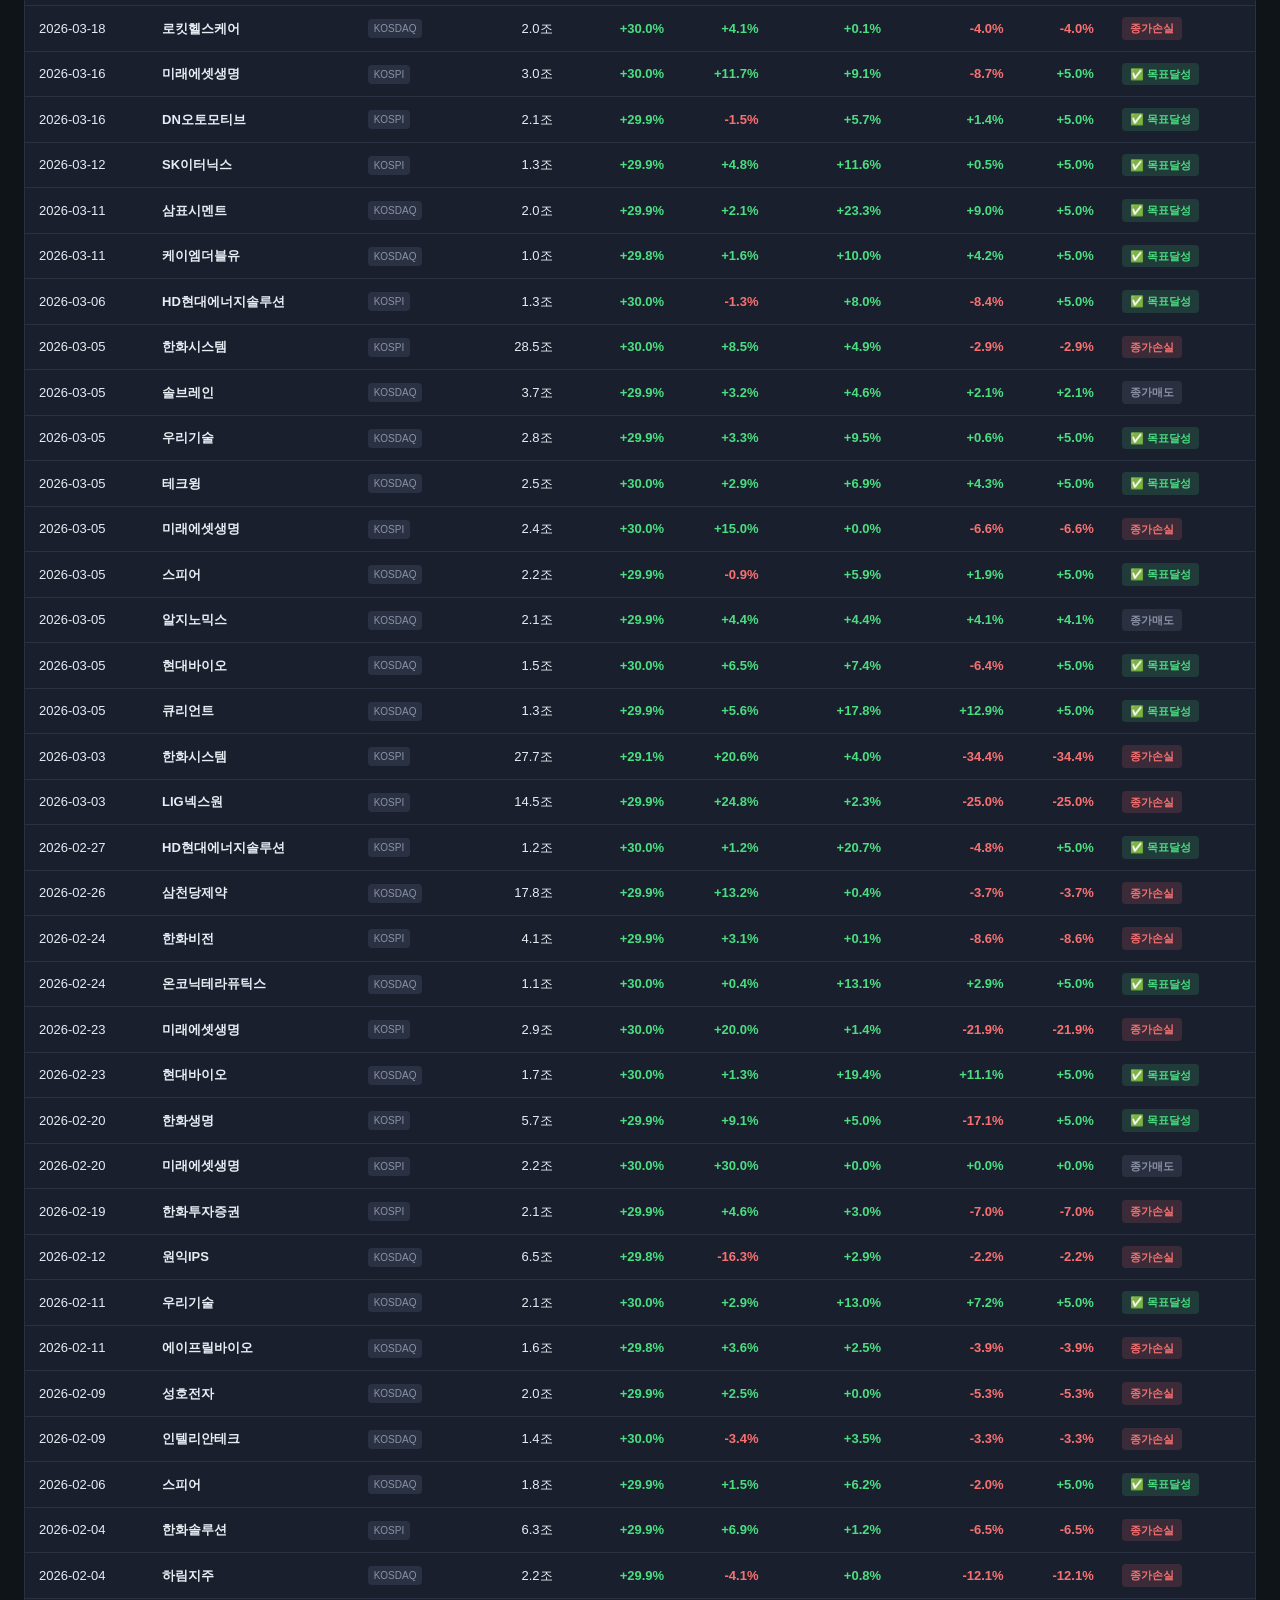
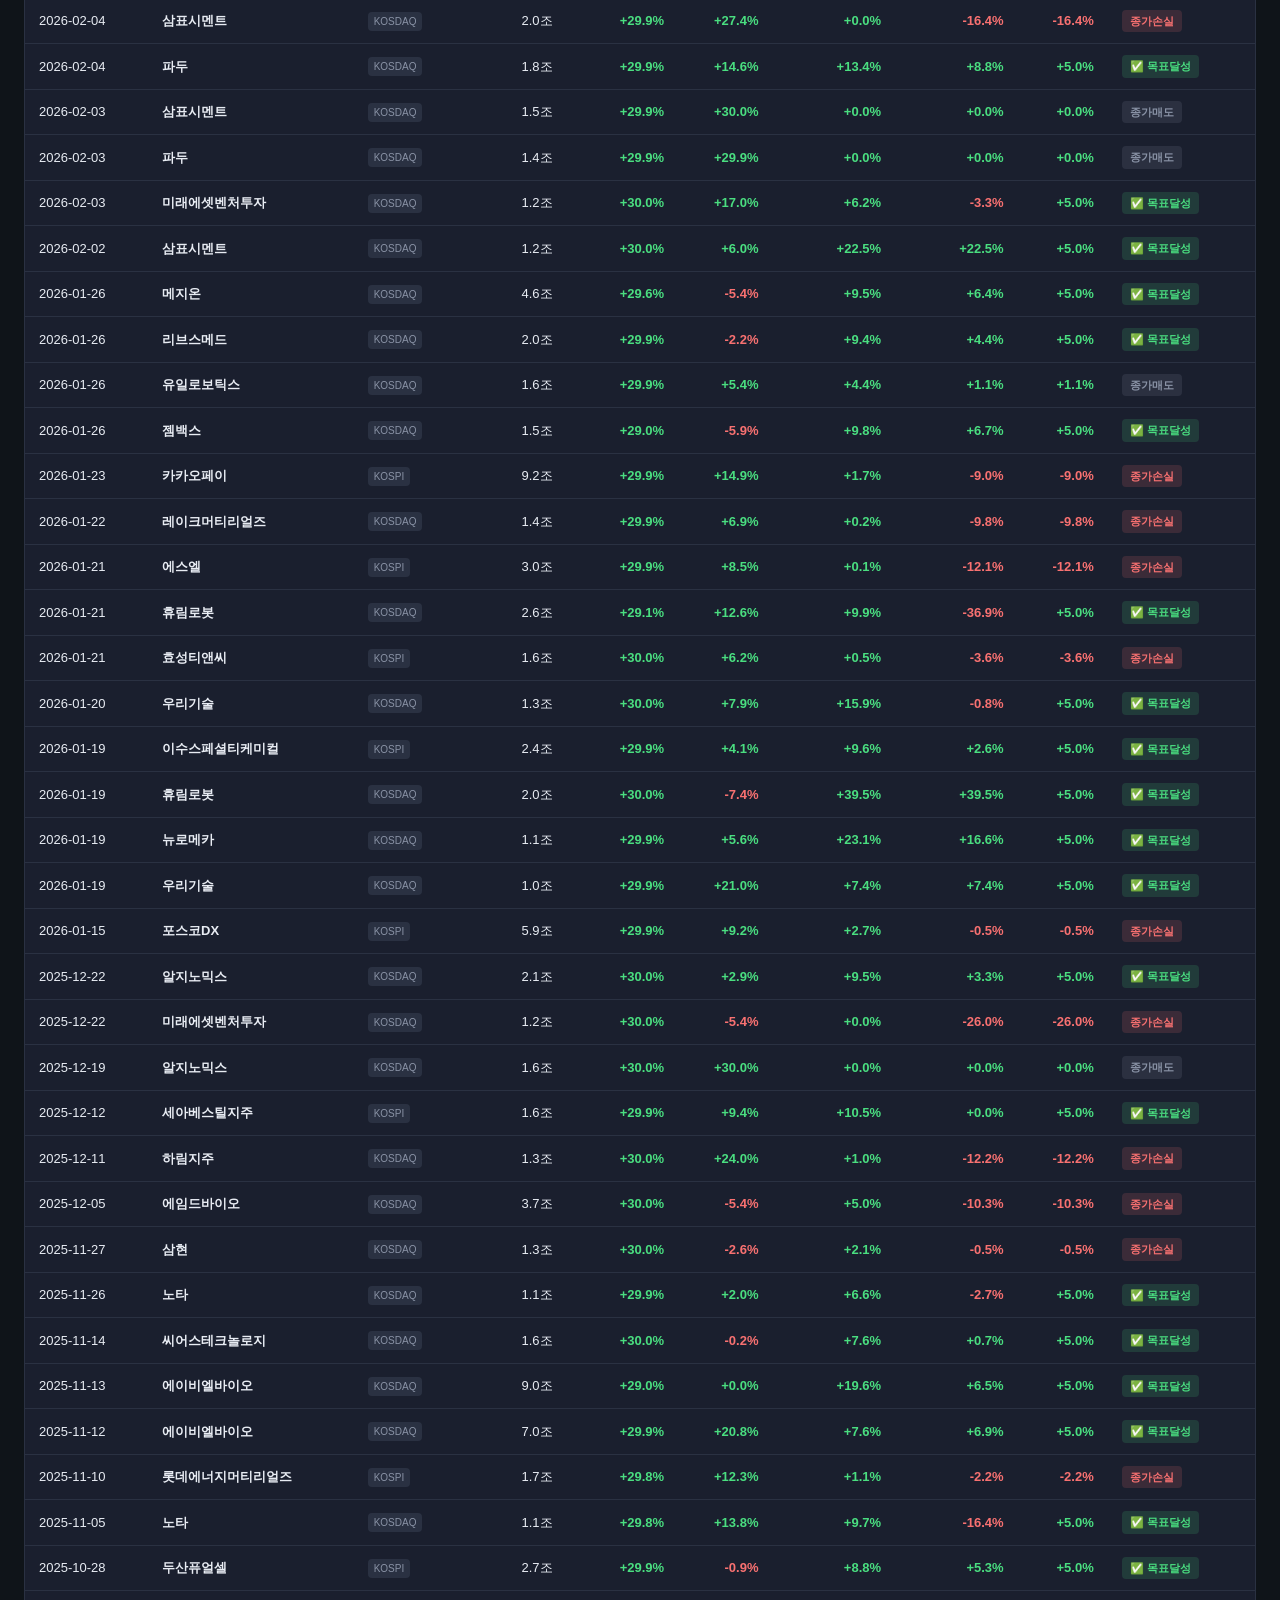
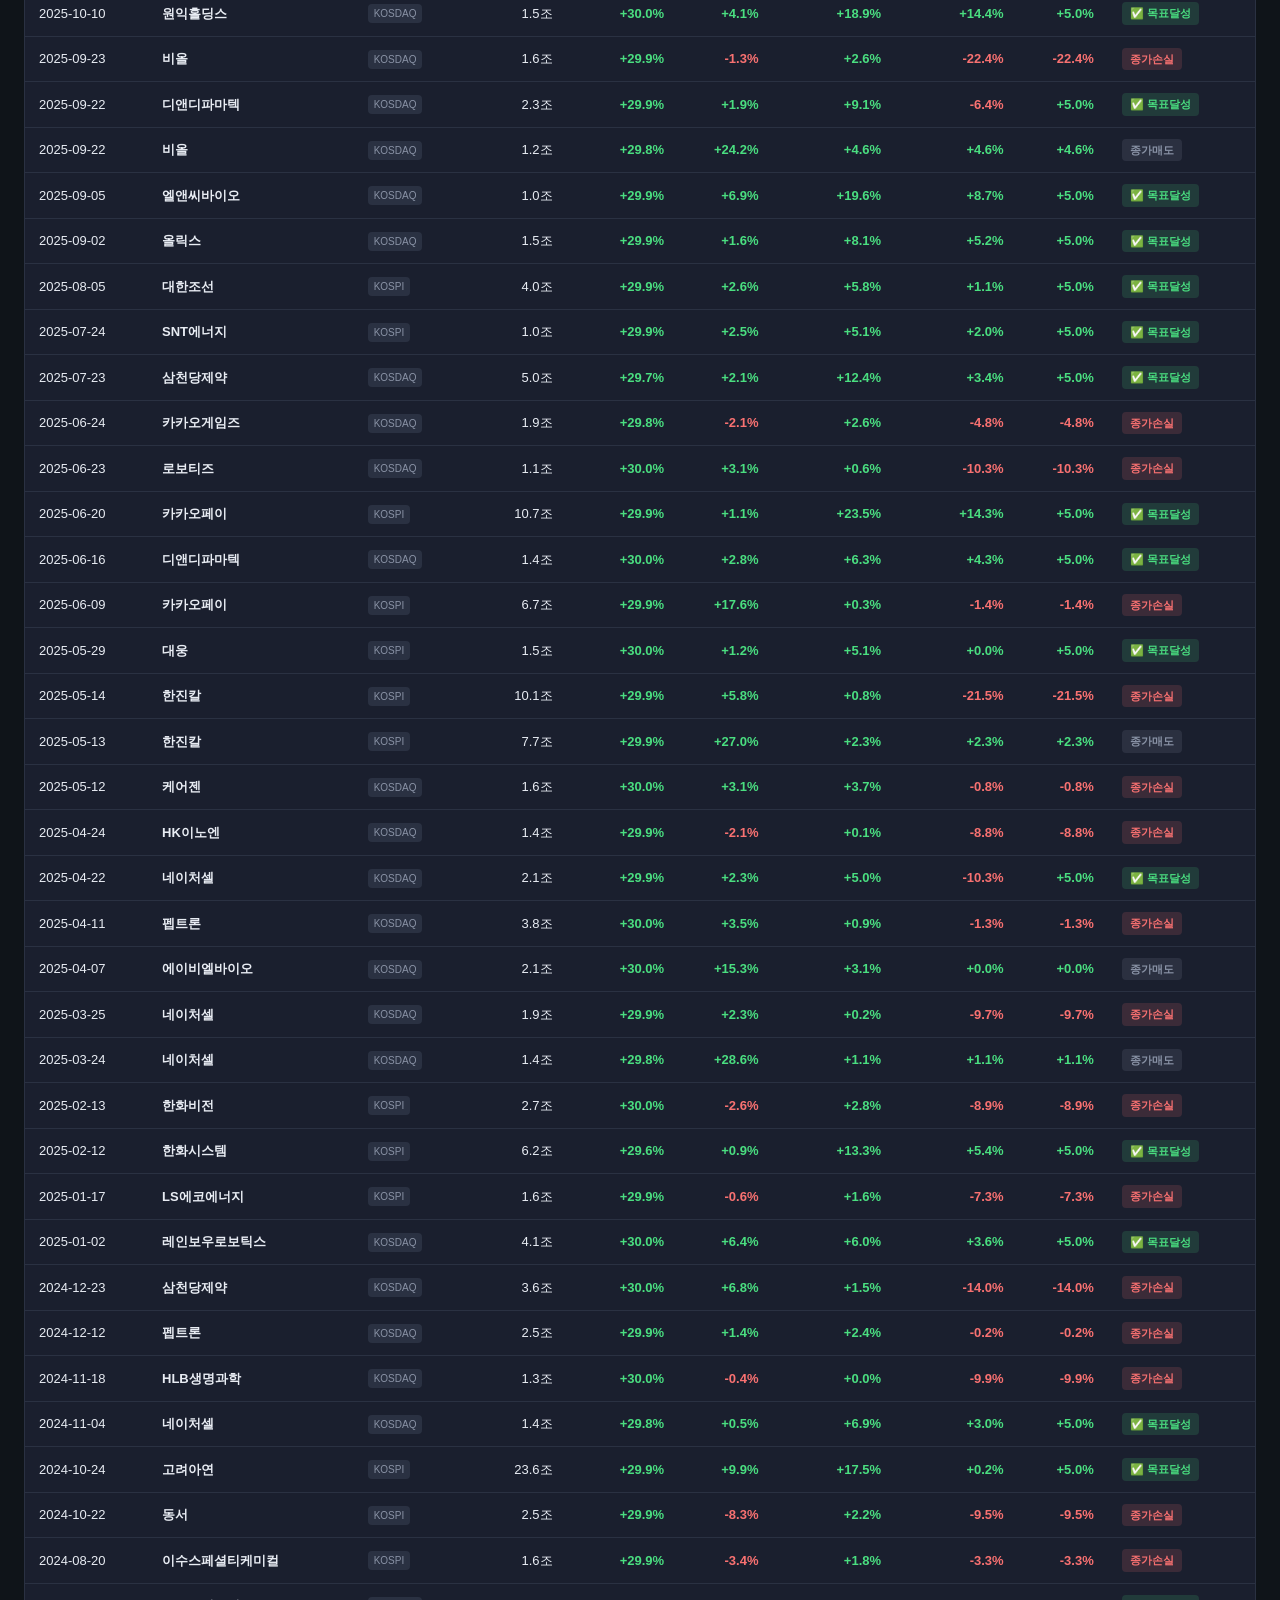
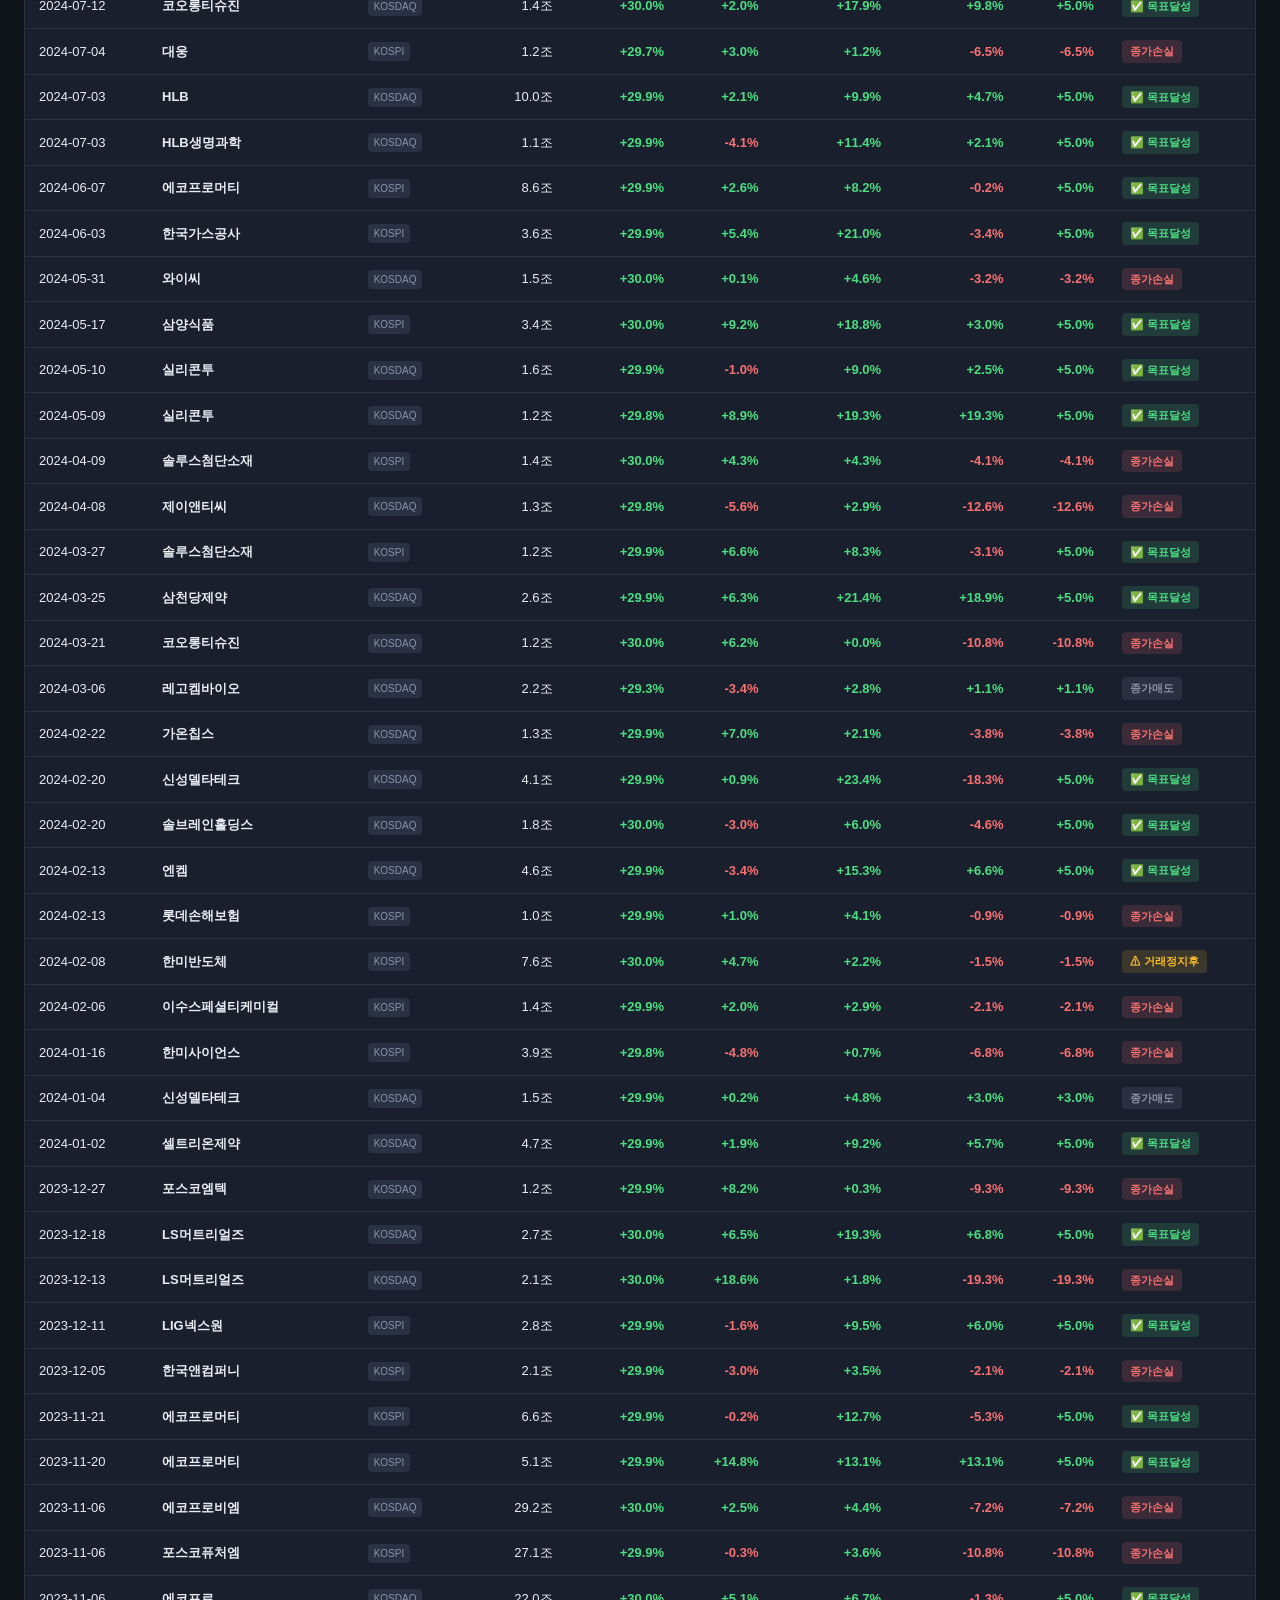
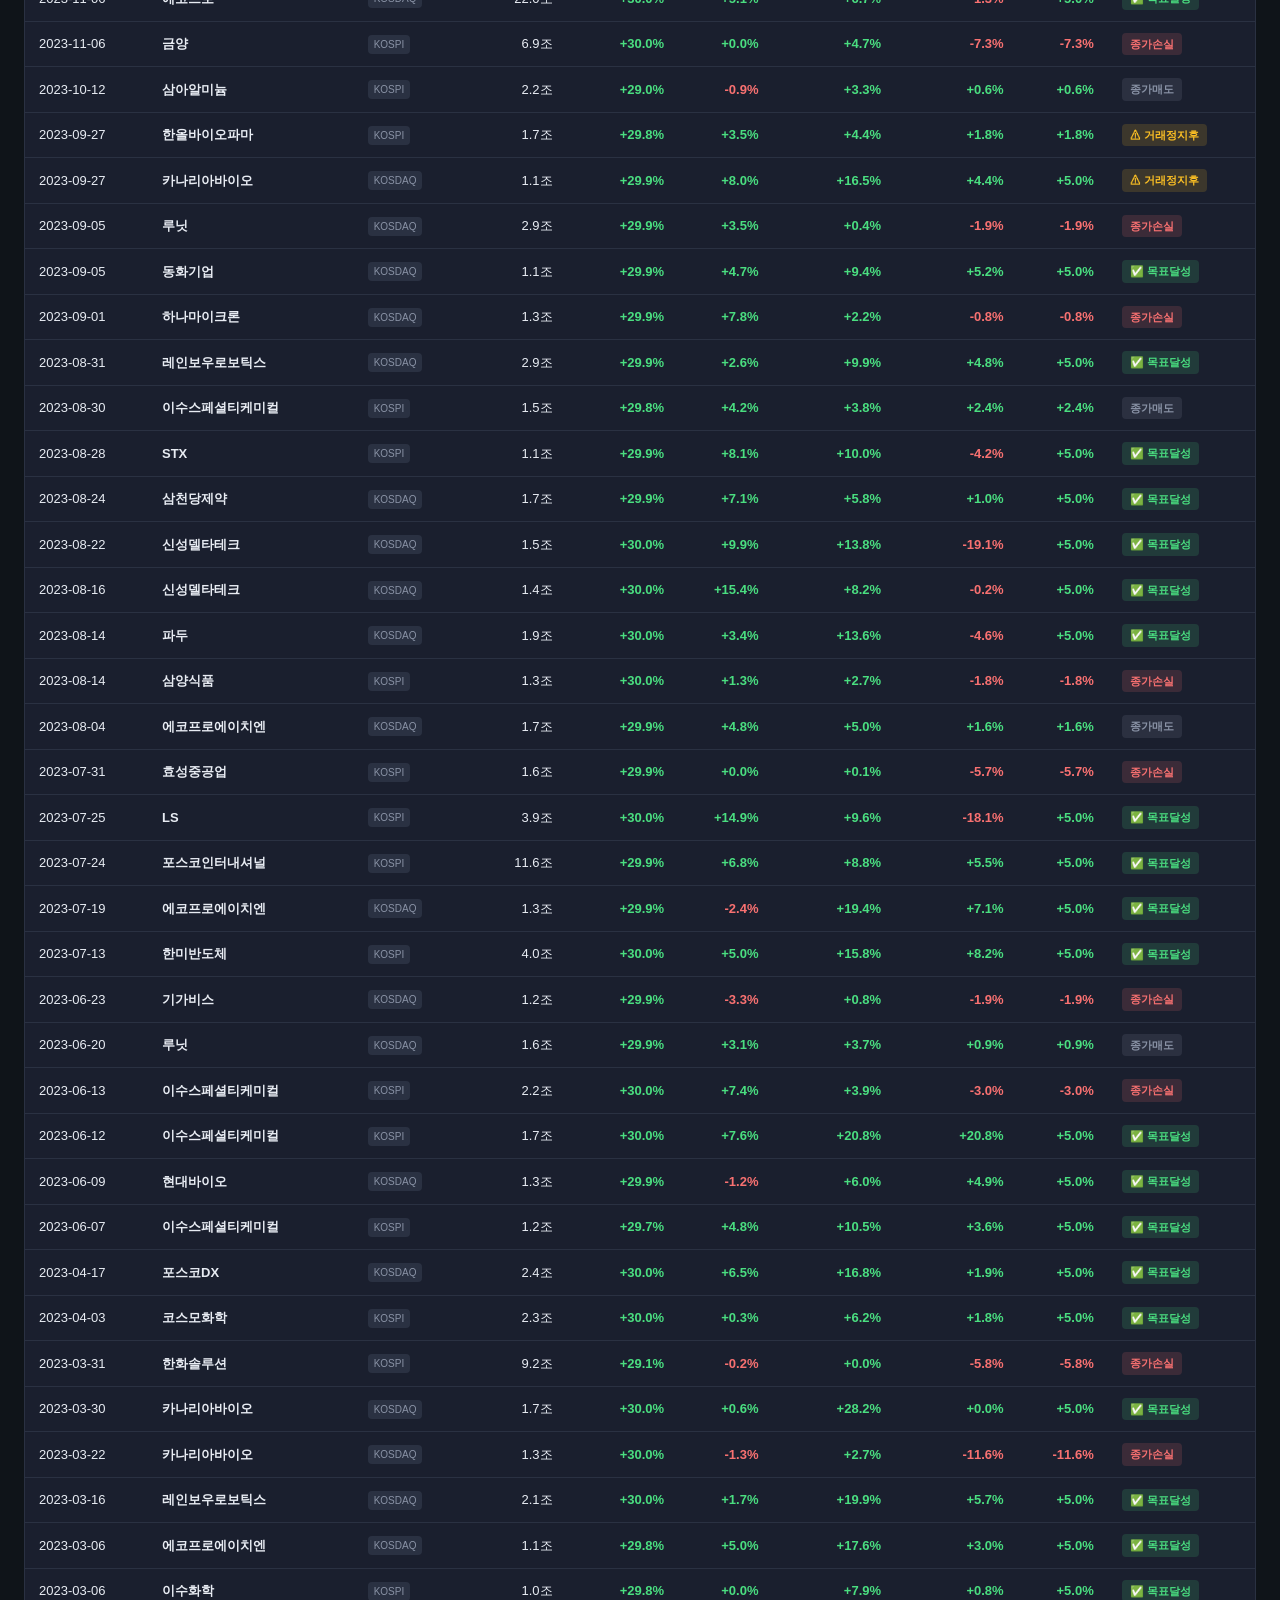
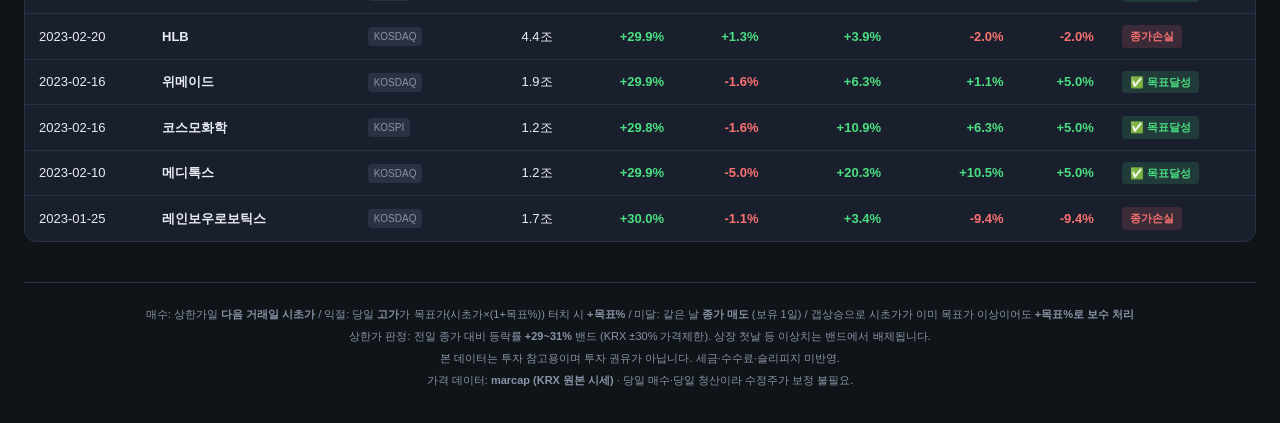
<file: docs/limitup/index.html>
<!DOCTYPE html>
<html lang="ko">
<head>
  <meta charset="UTF-8" />
  <meta name="viewport" content="width=device-width, initial-scale=1.0" />
  <title>상한가 다음날 매매 백테스터</title>
  <link rel="stylesheet" href="style.css?v=260723" />
</head>
<body>
  <header>
    <nav class="top-nav">
      <a class="back-link" href="../index.html">← 홈으로</a>
    </nav>
    <h1>상한가 다음날 매매 백테스터 <span class="krx-badge">KRX 시세 기준</span><span
      class="update-note">업데이트 <span id="updated-at">—</span></span></h1>
    <p class="subtitle">
      2023.01 이후 · 상한가(+30%) 마감 · 상한가일 종가 시총 1조원 이상 · 다음 거래일 시초가 매수 → 목표 미달 시 당일 종가 매도
    </p>
  </header>

  <!-- ── 전략 개념 ── -->
  <section class="concept">
    <div class="concept-line">
      <span class="step"><b>①</b> 상한가일 <span class="dim">(+30% 마감, 종가 시총 1조+)</span></span>
      <span class="arrow">→</span>
      <span class="step"><b>②</b> 다음 거래일 <b class="hl">시초가 매수</b></span>
      <span class="arrow">→</span>
      <span class="step"><b>③</b> 당일 <b class="hl">+목표% 익절</b> <span class="dim">(고가 터치)</span></span>
      <span class="arrow">→</span>
      <span class="step"><b>④</b> 미달 시 당일 <b class="warn">종가 매도</b></span>
    </div>
  </section>

  <!-- ── 컨트롤 ── -->
  <section class="controls">
    <div class="control-row">
      <!-- 목표수익률 -->
      <div class="control-group wide">
        <label class="ctrl-label">
          목표수익률&nbsp;<strong id="t-val">5</strong>%
          <span class="ctrl-hint">(매수 시초가 대비 · 당일 고가 터치 시 익절)</span>
        </label>
        <input type="range" id="t-slider" min="1" max="30" step="1" value="5" />
        <div class="slider-marks">
          <span>1%</span><span>5%</span><span>10%</span>
          <span>15%</span><span>20%</span><span>25%</span><span>30%</span>
        </div>
      </div>

      <!-- 시장 -->
      <div class="control-group">
        <label class="ctrl-label">시장</label>
        <div class="tab-group" id="market-tabs">
          <button class="tab active" data-value="ALL">전체</button>
          <button class="tab" data-value="KOSPI">KOSPI</button>
          <button class="tab" data-value="KOSDAQ">KOSDAQ</button>
        </div>
      </div>

      <!-- 시총 하한 -->
      <div class="control-group">
        <label class="ctrl-label">시총 하한 <span class="ctrl-hint">(상한가일 종가 기준)</span></label>
        <div class="tab-group" id="cap-tabs">
          <button class="tab active" data-value="10000">1조</button>
          <button class="tab" data-value="20000">2조</button>
          <button class="tab" data-value="50000">5조</button>
          <button class="tab" data-value="100000">10조</button>
        </div>
      </div>
    </div>
  </section>

  <!-- ── 요약 카드 ── -->
  <section class="meta">
    <div class="meta-card">
      <span class="label">상한가 이벤트</span>
      <span class="value" id="total-count">—</span>
    </div>
    <div class="meta-card">
      <span class="label">목표달성</span>
      <span class="value positive" id="win-count">—</span>
    </div>
    <div class="meta-card">
      <span class="label">목표달성률</span>
      <span class="value positive" id="win-rate">—</span>
    </div>
    <div class="meta-card">
      <span class="label">평균 수익률</span>
      <span class="value" id="avg-return">—</span>
    </div>
    <div class="meta-card" title="각 거래 수익률의 단순 합 (1회 1주 균등)">
      <span class="label">누적 수익률</span>
      <span class="value" id="cum-return">—</span>
    </div>
    <div class="meta-card" title="수익률 > 0 인 거래 비율">
      <span class="label">승률</span>
      <span class="value" id="hit-rate">—</span>
    </div>
    <div class="meta-card" title="목표 없이 무조건 당일 종가에 매도했을 때 평균 수익률">
      <span class="label">종가매도 평균</span>
      <span class="value" id="close-avg">—</span>
    </div>
    <div class="meta-card" title="상한가일 종가 → 다음날 시초가 평균 갭">
      <span class="label">평균 시초 갭</span>
      <span class="value" id="gap-avg">—</span>
    </div>
  </section>

  <!-- ── 목표수익률별 성과 (핵심) ── -->
  <section class="results">
    <div class="results-header">
      <h2>목표수익률별 성과 <span class="results-note">몇 %를 목표로 삼아야 했나 · 현재 선택 행 강조</span></h2>
    </div>
    <div class="table-wrap">
      <table id="sweep-table">
        <thead>
          <tr>
            <th>목표수익률</th>
            <th class="num">목표달성</th>
            <th class="num">목표달성률</th>
            <th class="num">평균수익률</th>
            <th class="num">누적수익률</th>
            <th class="num">종가매도比</th>
          </tr>
        </thead>
        <tbody id="sweep-body">
          <tr><td colspan="6" class="empty">데이터 로딩 중…</td></tr>
        </tbody>
      </table>
    </div>
  </section>

  <!-- ── 연도별 성과 ── -->
  <section class="results">
    <div class="results-header">
      <h2>연도별 성과 <span class="results-note">(현재 목표수익률 기준)</span></h2>
    </div>
    <div class="table-wrap">
      <table id="yearly-table">
        <thead>
          <tr>
            <th>연도</th>
            <th class="num">이벤트</th>
            <th class="num">목표달성률</th>
            <th class="num">평균수익률</th>
            <th class="num">누적수익률</th>
          </tr>
        </thead>
        <tbody id="yearly-body">
          <tr><td colspan="5" class="empty">데이터 로딩 중…</td></tr>
        </tbody>
      </table>
    </div>
  </section>

  <!-- ── 이벤트별 결과 ── -->
  <section class="results">
    <div class="results-header">
      <h2>이벤트별 결과</h2>
      <span class="results-note" id="results-note">헤더 클릭으로 정렬</span>
    </div>
    <div class="table-wrap">
      <table id="results-table">
        <thead>
          <tr>
            <th class="sortable" data-key="d0">상한가일</th>
            <th>종목명</th>
            <th>시장</th>
            <th class="num sortable" data-key="cap">시총</th>
            <th class="num sortable" data-key="ret0">상한가등락</th>
            <th class="num sortable" data-key="gap">시초 갭</th>
            <th class="num sortable" data-key="maxUp">고가(시초比)</th>
            <th class="num sortable" data-key="closeRet">종가(시초比)</th>
            <th class="num sortable" data-key="ret">수익률</th>
            <th>결과</th>
          </tr>
        </thead>
        <tbody id="results-body">
          <tr><td colspan="10" class="empty">데이터 로딩 중…</td></tr>
        </tbody>
      </table>
    </div>
  </section>

  <footer>
    <p>
      매수: 상한가일 <strong>다음 거래일 시초가</strong> /
      익절: 당일 <strong>고가</strong>가 목표가(시초가×(1+목표%)) 터치 시 <strong>+목표%</strong> /
      미달: 같은 날 <strong>종가 매도</strong> (보유 1일) /
      갭상승으로 시초가가 이미 목표가 이상이어도 <strong>+목표%로 보수 처리</strong>
    </p>
    <p>상한가 판정: 전일 종가 대비 등락률 <strong>+29~31%</strong> 밴드 (KRX ±30% 가격제한). 상장 첫날 등 이상치는 밴드에서 배제됩니다.</p>
    <p>본 데이터는 투자 참고용이며 투자 권유가 아닙니다. 세금·수수료·슬리피지 미반영.</p>
    <p>가격 데이터: <strong>marcap (KRX 원본 시세)</strong> · 당일 매수·당일 청산이라 수정주가 보정 불필요.</p>
  </footer>

  <script src="app.js?v=260723"></script>
</body>
</html>
</file>
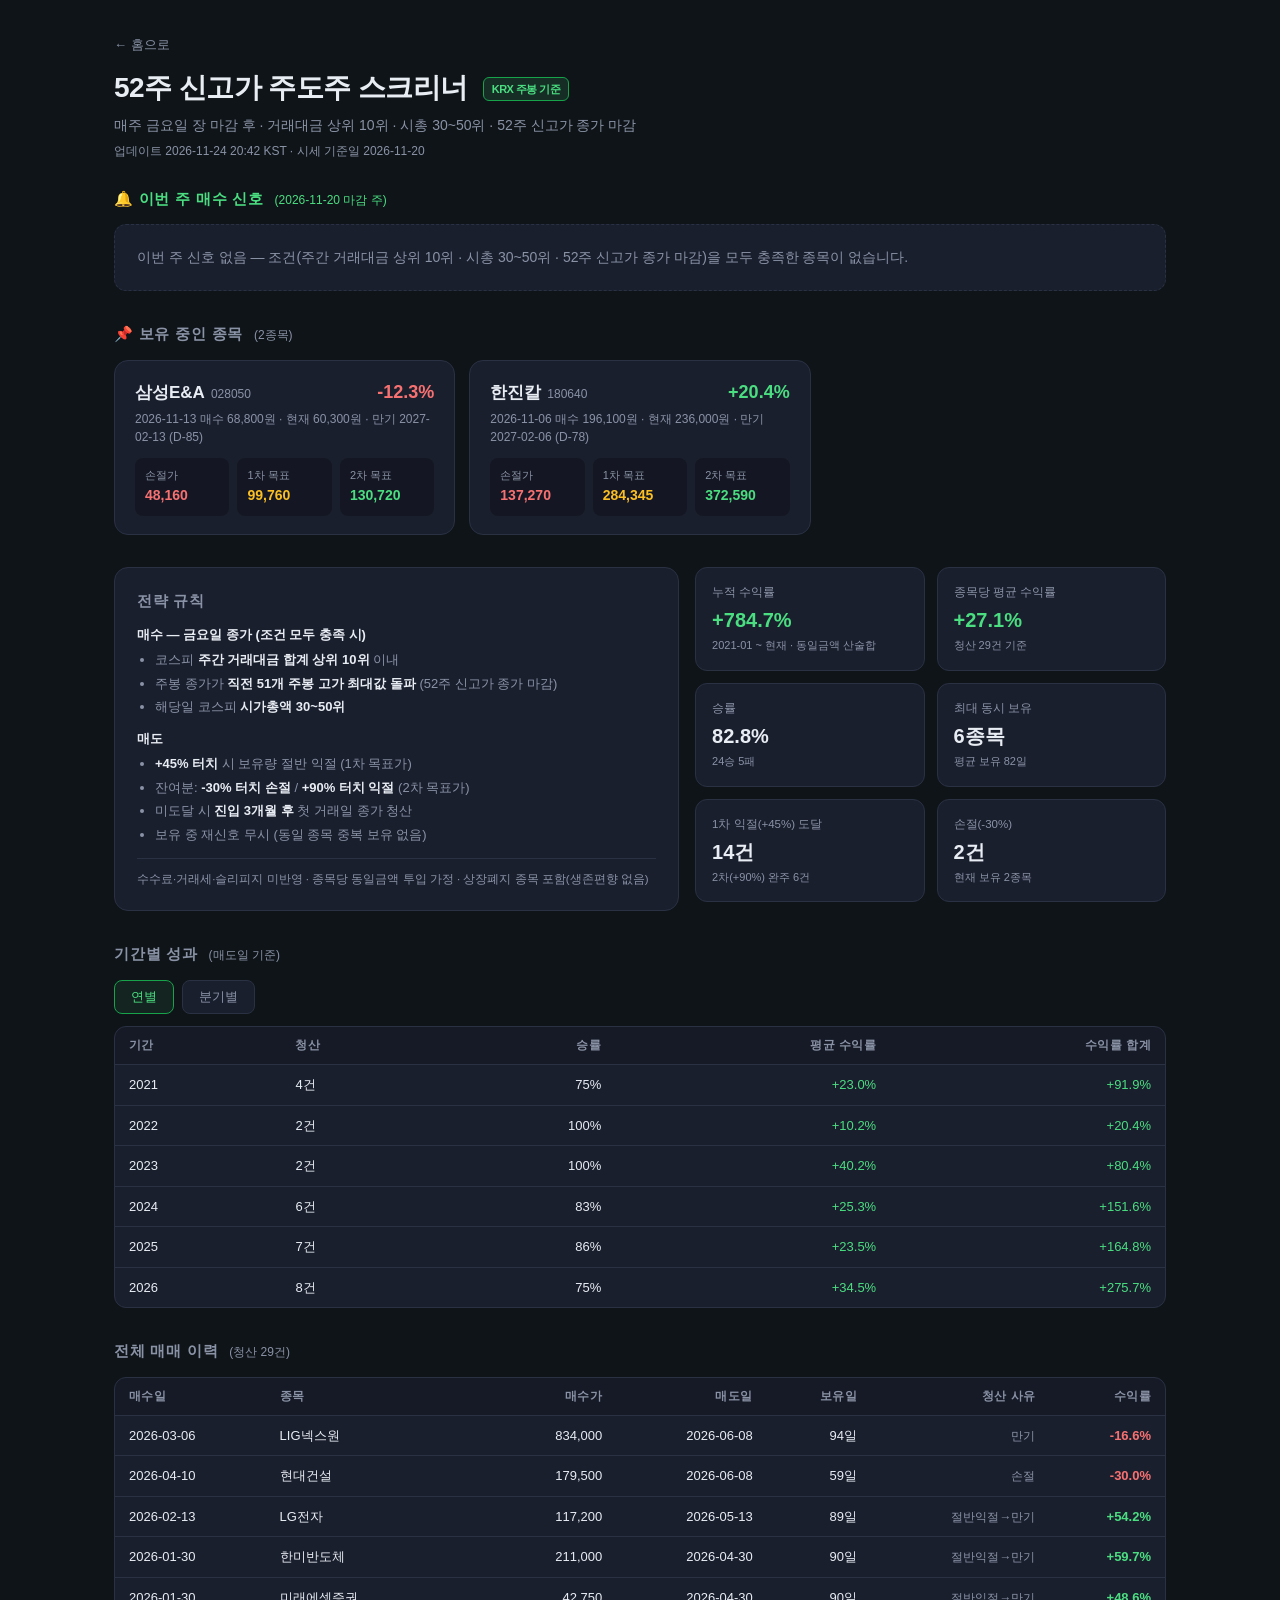
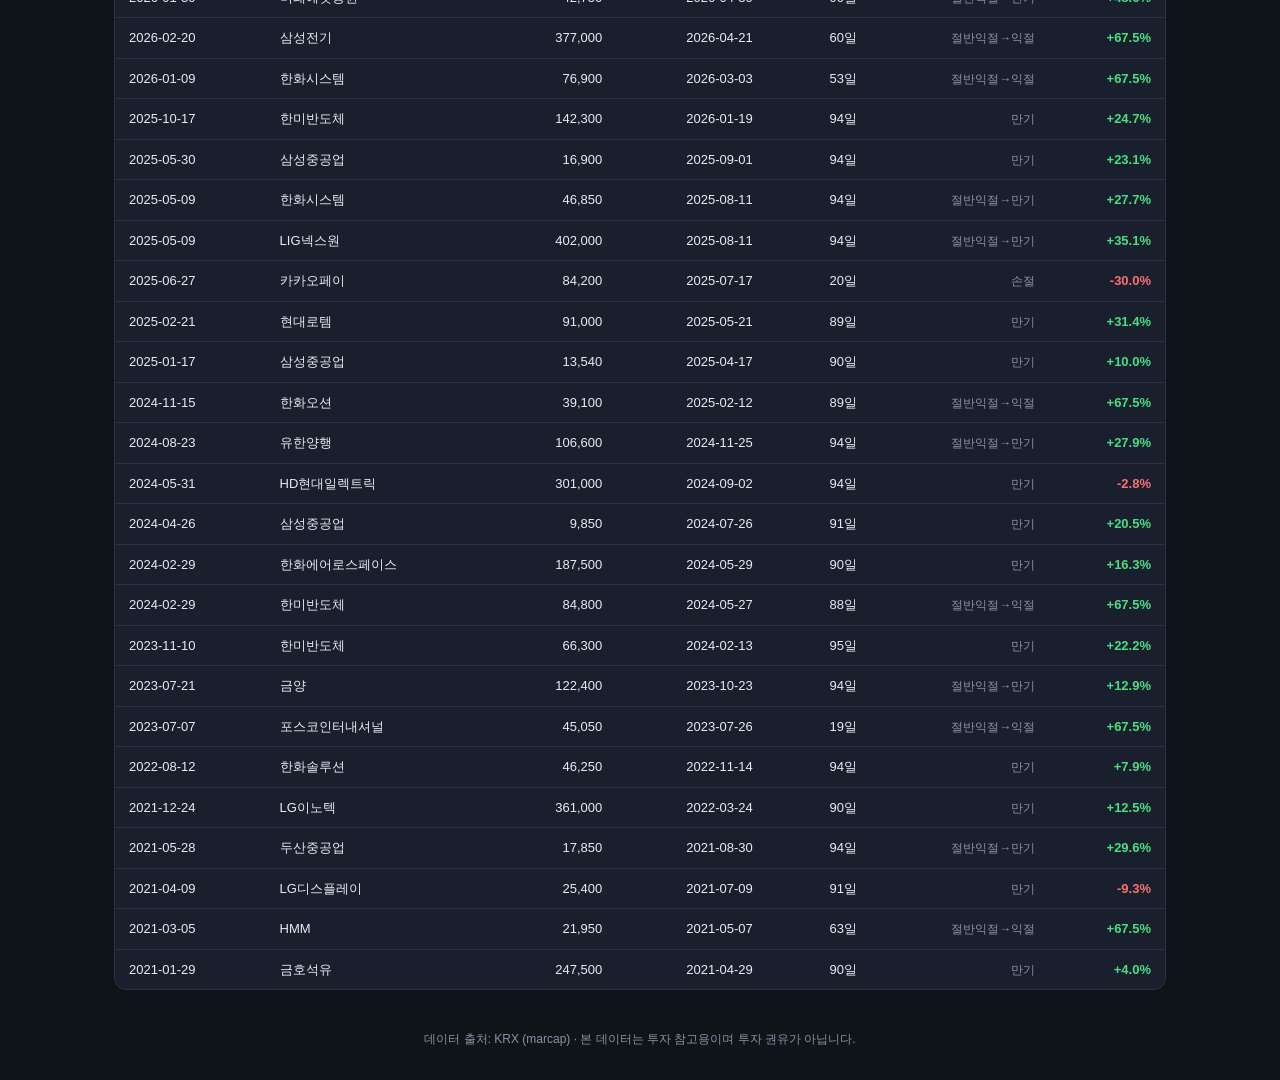
<file: docs/newhigh/index.html>
<!DOCTYPE html>
<html lang="ko">
<head>
  <meta charset="UTF-8" />
  <meta name="viewport" content="width=device-width, initial-scale=1.0" />
  <title>KOSPI 52주 신고가 주도주 스크리너</title>
  <link rel="stylesheet" href="style.css?v=260704" />
</head>
<body>
  <header>
    <a class="back-link" href="../index.html">← 홈으로</a>
    <h1>52주 신고가 주도주 스크리너 <span class="krx-badge">KRX 주봉 기준</span></h1>
    <p class="subtitle">
      매주 금요일 장 마감 후 · 거래대금 상위 10위 · 시총 30~50위 · 52주 신고가 종가 마감
    </p>
    <p class="updated" id="updated-at">불러오는 중…</p>
  </header>

  <!-- ① 이번 주 매수 신호 -->
  <section class="signal-section" id="signal-section">
    <h2>🔔 이번 주 매수 신호 <span class="week-label" id="signal-week"></span></h2>
    <div id="signal-body"></div>
  </section>

  <!-- ② 보유 중인 종목 -->
  <section id="holdings-section">
    <h2>📌 보유 중인 종목 <span class="count-label" id="holdings-count"></span></h2>
    <div id="holdings-body"></div>
  </section>

  <!-- ③ 전략 설명 + 요약 통계 -->
  <section class="strategy-row">
    <div class="strategy-card">
      <h2>전략 규칙</h2>
      <h3>매수 — 금요일 종가 (조건 모두 충족 시)</h3>
      <ul>
        <li>코스피 <strong>주간 거래대금 합계 상위 10위</strong> 이내</li>
        <li>주봉 종가가 <strong>직전 51개 주봉 고가 최대값 돌파</strong> (52주 신고가 종가 마감)</li>
        <li>해당일 코스피 <strong>시가총액 30~50위</strong></li>
      </ul>
      <h3>매도</h3>
      <ul>
        <li><strong>+45% 터치</strong> 시 보유량 절반 익절 (1차 목표가)</li>
        <li>잔여분: <strong>-30% 터치 손절</strong> / <strong>+90% 터치 익절</strong> (2차 목표가)</li>
        <li>미도달 시 <strong>진입 3개월 후</strong> 첫 거래일 종가 청산</li>
        <li>보유 중 재신호 무시 (동일 종목 중복 보유 없음)</li>
      </ul>
      <p class="note">수수료·거래세·슬리피지 미반영 · 종목당 동일금액 투입 가정 · 상장폐지 종목 포함(생존편향 없음)</p>
    </div>
    <div class="stats-grid" id="stats-grid"></div>
  </section>

  <!-- ④ 연별 / 분기별 성과 -->
  <section id="period-section">
    <h2>기간별 성과 <span class="count-label">(매도일 기준)</span></h2>
    <div class="toggle-group" id="period-toggle">
      <button class="toggle-btn active" data-mode="yearly">연별</button>
      <button class="toggle-btn" data-mode="quarterly">분기별</button>
    </div>
    <div class="table-wrap">
      <table id="period-table">
        <thead>
          <tr><th>기간</th><th>청산</th><th>승률</th><th>평균 수익률</th><th>수익률 합계</th></tr>
        </thead>
        <tbody></tbody>
      </table>
    </div>
  </section>

  <!-- ⑤ 전체 매매 이력 -->
  <section id="history-section">
    <h2>전체 매매 이력 <span class="count-label" id="history-count"></span></h2>
    <div class="table-wrap">
      <table id="history-table">
        <thead>
          <tr>
            <th>매수일</th><th>종목</th><th>매수가</th><th>매도일</th>
            <th>보유일</th><th>청산 사유</th><th>수익률</th>
          </tr>
        </thead>
        <tbody></tbody>
      </table>
    </div>
  </section>

  <footer>
    데이터 출처: KRX (marcap) · 본 데이터는 투자 참고용이며 투자 권유가 아닙니다.
  </footer>

  <script src="app.js?v=260704"></script>
</body>
</html>
</file>
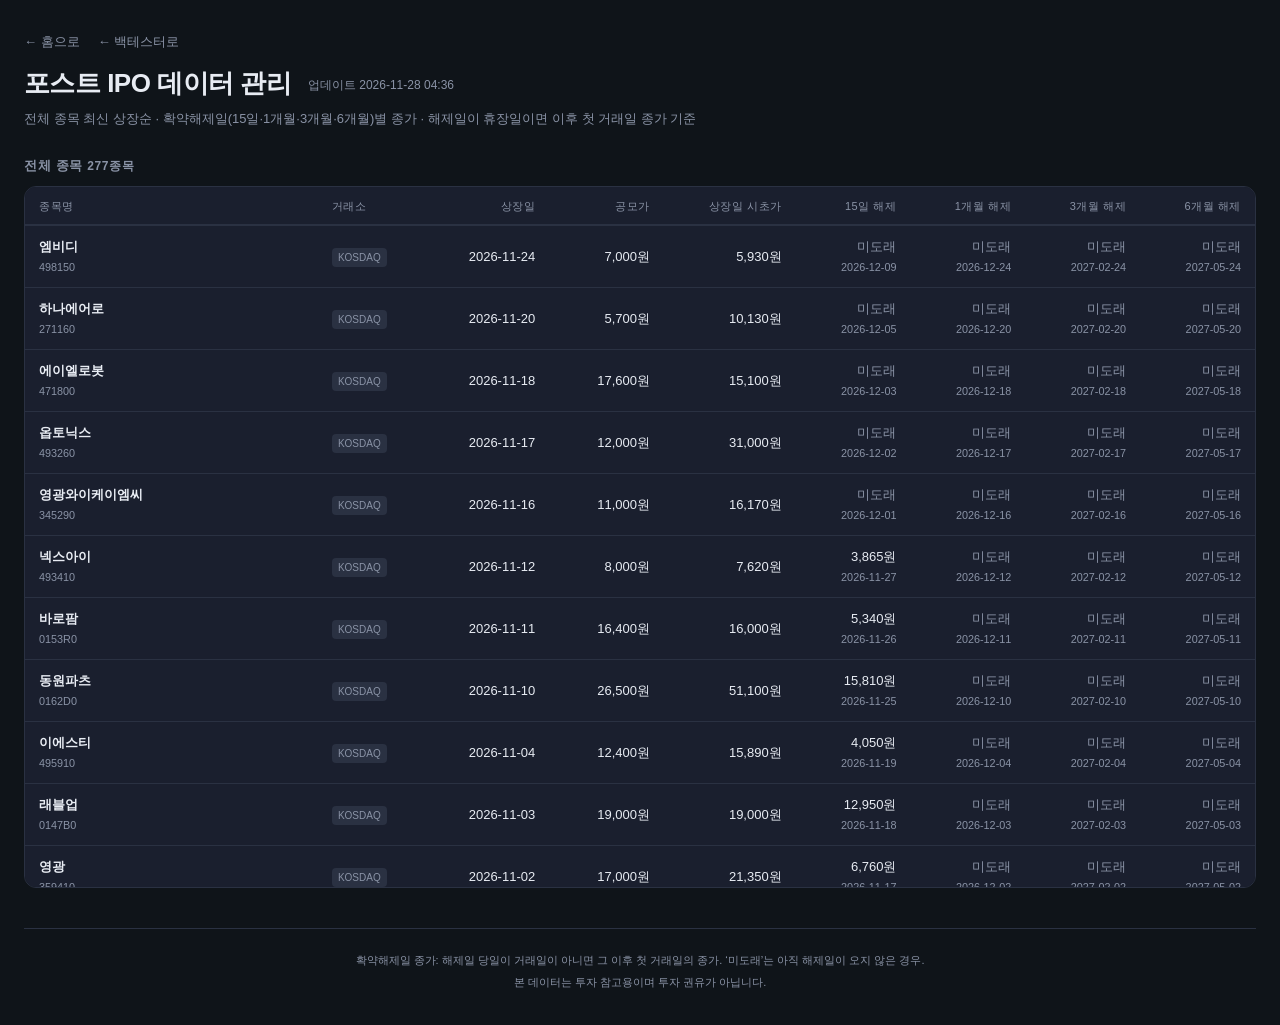
<file: docs/ipo/data.html>
<!DOCTYPE html>
<html lang="ko">
<head>
  <meta charset="UTF-8" />
  <meta name="viewport" content="width=device-width, initial-scale=1.0" />
  <title>포스트 IPO 데이터 관리</title>
  <link rel="stylesheet" href="style.css?v=260710e" />
</head>
<body>
  <header>
    <nav class="top-nav">
      <a class="back-link" href="../index.html">← 홈으로</a>
      <a class="back-link" href="index.html">← 백테스터로</a>
    </nav>
    <h1>포스트 IPO 데이터 관리 <span class="update-note">업데이트 <span id="updated-at">—</span></span></h1>
    <p class="subtitle">
      전체 종목 최신 상장순 · 확약해제일(15일·1개월·3개월·6개월)별 종가 ·
      해제일이 휴장일이면 이후 첫 거래일 종가 기준
    </p>
  </header>

  <section class="results">
    <div class="results-header">
      <h2>전체 종목 <span class="results-note" id="stock-count"></span></h2>
    </div>
    <div class="table-wrap">
      <table id="data-table">
        <thead>
          <tr>
            <th>종목명</th>
            <th>거래소</th>
            <th class="num">상장일</th>
            <th class="num">공모가</th>
            <th class="num">상장일 시초가</th>
            <th class="num">15일 해제</th>
            <th class="num">1개월 해제</th>
            <th class="num">3개월 해제</th>
            <th class="num">6개월 해제</th>
          </tr>
        </thead>
        <tbody id="data-body">
          <tr><td colspan="9" class="empty">데이터 로딩 중…</td></tr>
        </tbody>
      </table>
    </div>
  </section>

  <footer>
    <p>확약해제일 종가: 해제일 당일이 거래일이 아니면 그 이후 첫 거래일의 종가. ‘미도래’는 아직 해제일이 오지 않은 경우.</p>
    <p>본 데이터는 투자 참고용이며 투자 권유가 아닙니다.</p>
  </footer>

  <script src="data.js?v=260710"></script>
</body>
</html>
</file>
<file: docs/foreign/style.css>
* { box-sizing: border-box; margin: 0; padding: 0; }

:root {
  --bg: #0f1419;
  --surface: #1a1f2e;
  --surface-hover: #232a3d;
  --border: #2a3142;
  --text: #e8ecf3;
  --text-dim: #8a93a6;
  --accent: #4ade80;
  --accent-dim: #16a34a;
  --negative: #f87171;
  --warning: #fbbf24;
  --gold: #fbbf24;
}

body {
  font-family: -apple-system, BlinkMacSystemFont, "Segoe UI", "Pretendard",
               "Apple SD Gothic Neo", sans-serif;
  background: var(--bg);
  color: var(--text);
  line-height: 1.5;
  padding: 32px 24px;
  max-width: 1400px;
  margin: 0 auto;
}

/* ── Header ── */
.back-link {
  display: inline-block;
  font-size: 13px;
  color: var(--text-dim);
  text-decoration: none;
  margin-bottom: 12px;
}
.back-link:hover { color: var(--accent); }

header { margin-bottom: 24px; }
header h1 { font-size: 26px; font-weight: 700; letter-spacing: -0.02em; margin-bottom: 6px; }
.subtitle { color: var(--text-dim); font-size: 13px; max-width: 780px; }
.updated { margin-top: 8px; font-size: 12px; color: var(--text-dim); }
.krx-badge {
  display: inline-block;
  vertical-align: middle;
  font-size: 11px;
  font-weight: 600;
  color: var(--accent);
  background: rgba(74, 222, 128, 0.12);
  border: 1px solid var(--accent-dim);
  border-radius: 6px;
  padding: 3px 8px;
  margin-left: 8px;
}
.update-note { margin-left: 10px; }

/* ── 추천 전략 ── */
.reco { margin-bottom: 22px; }
.reco-head { display: flex; align-items: baseline; gap: 10px; margin-bottom: 12px; }
.reco-head h2 { font-size: 15px; font-weight: 700; letter-spacing: -0.01em; }
.ctrl-hint { color: var(--text-dim); font-weight: 400; font-size: 12px; text-transform: none; letter-spacing: 0; }
.reco-cards {
  display: grid;
  grid-template-columns: repeat(auto-fit, minmax(240px, 1fr));
  gap: 12px;
}
.reco-card {
  background: var(--surface);
  border: 1px solid var(--border);
  border-radius: 14px;
  padding: 16px 18px;
  cursor: pointer;
  transition: transform 0.15s, border-color 0.15s, background 0.15s;
  position: relative;
  overflow: hidden;
}
.reco-card:hover { transform: translateY(-3px); border-color: var(--accent-dim); background: var(--surface-hover); }
.reco-card .rank-badge {
  position: absolute; top: 12px; right: 14px;
  font-size: 22px; font-weight: 800; color: var(--gold); opacity: 0.85;
}
.reco-card.r1 { border-color: rgba(251,191,36,0.5); }
.reco-card .reco-avg { font-size: 26px; font-weight: 800; letter-spacing: -0.02em; margin-bottom: 2px; }
.reco-card .reco-avg .lbl { font-size: 11px; font-weight: 500; color: var(--text-dim); margin-left: 6px; letter-spacing: 0; }
.reco-card .reco-cfg { font-size: 13px; font-weight: 600; color: var(--text); margin: 8px 0 6px; }
.reco-card .reco-sub { font-size: 12px; color: var(--text-dim); line-height: 1.7; }
.reco-card .reco-sub b { color: var(--text); font-weight: 600; }
.reco-card .apply-hint { margin-top: 10px; font-size: 11px; color: var(--accent); font-weight: 600; }
.reco-empty { color: var(--text-dim); font-size: 13px; padding: 20px; grid-column: 1/-1; text-align: center;
  background: var(--surface); border: 1px solid var(--border); border-radius: 12px; }

/* ── Controls ── */
.controls {
  background: var(--surface);
  border: 1px solid var(--border);
  border-radius: 14px;
  padding: 20px 24px;
  margin-bottom: 18px;
  display: flex;
  flex-direction: column;
  gap: 16px;
}
.controls-head h2 { font-size: 14px; font-weight: 700; letter-spacing: -0.01em; }
.divider { height: 1px; background: var(--border); margin: 2px 0; }

.control-row { display: flex; flex-wrap: wrap; gap: 28px; align-items: flex-start; }
.control-group { display: flex; flex-direction: column; gap: 10px; }
.control-group.wide { flex: 1; min-width: 240px; }

.ctrl-label {
  font-size: 12px;
  color: var(--text-dim);
  text-transform: uppercase;
  letter-spacing: 0.05em;
}

.onoff-row { display: flex; align-items: center; gap: 10px; }

/* Tab group */
.tab-group {
  display: flex;
  gap: 4px;
  background: var(--bg);
  border: 1px solid var(--border);
  border-radius: 8px;
  padding: 3px;
}
.tab {
  background: transparent;
  border: none;
  color: var(--text-dim);
  font-family: inherit;
  font-size: 13px;
  padding: 6px 14px;
  border-radius: 6px;
  cursor: pointer;
  transition: background 0.15s, color 0.15s;
  white-space: nowrap;
}
.tab:hover { background: var(--surface-hover); color: var(--text); }
.tab.active { background: var(--accent-dim); color: #fff; font-weight: 600; }

.mini-btn {
  background: var(--bg);
  border: 1px solid var(--border);
  color: var(--text-dim);
  font-family: inherit;
  font-size: 12px;
  padding: 7px 12px;
  border-radius: 8px;
  cursor: pointer;
  transition: background 0.15s, color 0.15s, border-color 0.15s;
  white-space: nowrap;
}
.mini-btn:hover { background: var(--surface-hover); color: var(--text); }
.mini-btn.active {
  background: rgba(138,147,166,0.18);
  border-color: var(--text-dim);
  color: var(--text);
  font-weight: 600;
}

/* Number input */
.number-input-row { display: flex; align-items: center; gap: 5px; font-size: 14px; }
.number-input-row.dim { opacity: 0.4; }
.minus-sign { color: var(--negative); font-weight: 700; font-size: 16px; }
.plus-sign { color: var(--accent); font-weight: 700; font-size: 16px; }
.unit { color: var(--text-dim); font-size: 13px; }
input[type="number"] {
  background: var(--bg);
  border: 1px solid var(--border);
  border-radius: 6px;
  color: var(--text);
  font-family: inherit;
  font-size: 14px;
  padding: 6px 8px;
  width: 60px;
  text-align: right;
}
input[type="number"]:focus { outline: 2px solid var(--accent); }
input[type="number"]:disabled { opacity: 0.4; cursor: not-allowed; }

.rank-row { display: flex; align-items: center; gap: 10px; flex-wrap: wrap; }
.tilde { color: var(--text-dim); font-size: 15px; }
.rank-count {
  font-size: 12px; color: var(--accent); font-weight: 600;
  background: rgba(74,222,128,0.1); border: 1px solid var(--accent-dim);
  border-radius: 6px; padding: 4px 10px;
}
.rank-warn { color: var(--warning); background: rgba(251,191,36,0.1); border-color: rgba(251,191,36,0.4); }

/* ── Summary cards ── */
.meta {
  display: grid;
  grid-template-columns: repeat(auto-fit, minmax(112px, 1fr));
  gap: 8px;
  margin-bottom: 24px;
}
.meta-card {
  background: var(--surface);
  border: 1px solid var(--border);
  border-radius: 10px;
  padding: 11px 13px;
  display: flex;
  flex-direction: column;
  gap: 4px;
  min-width: 0;
}
.meta-card .label {
  font-size: 10px; color: var(--text-dim); text-transform: uppercase;
  letter-spacing: 0.04em; white-space: nowrap; overflow: hidden; text-overflow: ellipsis;
}
.meta-card .value { font-size: 17px; font-weight: 700; white-space: nowrap; }
.meta-card .value.positive { color: var(--accent); }
.meta-card .value.negative { color: var(--negative); }
.meta-card .value.neutral { color: var(--text); }

/* ── Sections / tables ── */
section#period-section, section#detail-section { margin-bottom: 26px; }
.results-header { display: flex; align-items: center; gap: 14px; margin-bottom: 10px; flex-wrap: wrap; }
.results-header h2 { font-size: 13px; color: var(--text-dim); text-transform: uppercase; letter-spacing: 0.05em; }
.results-note { font-size: 12px; color: var(--text-dim); text-transform: none; letter-spacing: 0; }

.table-wrap {
  background: var(--surface);
  border: 1px solid var(--border);
  border-radius: 12px;
  overflow-x: auto;
  max-height: 640px;
  overflow-y: auto;
}
table { width: 100%; border-collapse: collapse; font-size: 13px; }
thead {
  background: #1c2233;
  border-bottom: 1px solid var(--border);
  position: sticky; top: 0; z-index: 1;
}
th {
  padding: 11px 14px; text-align: left; font-weight: 500; color: var(--text-dim);
  font-size: 11px; text-transform: uppercase; letter-spacing: 0.05em; white-space: nowrap;
}
th.num { text-align: right; }
td { padding: 10px 14px; border-bottom: 1px solid var(--border); white-space: nowrap; }
td.num { text-align: right; font-variant-numeric: tabular-nums; }
tbody tr:last-child td { border-bottom: none; }
tbody tr:hover { background: var(--surface-hover); }
tbody tr.year-row td { background: rgba(255,255,255,0.02); font-weight: 600; }
.empty { text-align: center; color: var(--text-dim); padding: 40px; font-size: 14px; }

.badge {
  display: inline-flex; align-items: center; gap: 4px;
  font-size: 11px; font-weight: 600; padding: 3px 8px; border-radius: 4px; white-space: nowrap;
}
.badge-target  { background: rgba(74,222,128,0.15); color: var(--accent); }
.badge-losscut { background: rgba(248,113,113,0.15); color: var(--negative); }
.badge-expired { background: rgba(138,147,166,0.15); color: var(--text-dim); }
.badge-ongoing { background: rgba(251,191,36,0.12); color: var(--warning); }

.market-tag {
  display: inline-block; font-size: 10px; padding: 2px 6px;
  border-radius: 4px; background: var(--border); color: var(--text-dim);
}
.positive { color: var(--accent); font-weight: 600; }
.negative { color: var(--negative); font-weight: 600; }

footer {
  margin-top: 40px; padding-top: 20px; border-top: 1px solid var(--border);
  text-align: center; font-size: 11px; color: var(--text-dim); line-height: 2;
}

@media (max-width: 768px) {
  body { padding: 16px 12px; }
  header h1 { font-size: 20px; }
  .control-row { flex-direction: column; gap: 18px; }
  th, td { padding: 9px 10px; font-size: 12px; }
}
</file>
<file: docs/ipo/style.css>
* { box-sizing: border-box; margin: 0; padding: 0; }

:root {
  --bg: #0f1419;
  --surface: #1a1f2e;
  --surface-hover: #232a3d;
  --border: #2a3142;
  --text: #e8ecf3;
  --text-dim: #8a93a6;
  --accent: #4ade80;
  --accent-dim: #16a34a;
  --negative: #f87171;
  --warning: #fbbf24;
}

body {
  font-family: -apple-system, BlinkMacSystemFont, "Segoe UI", "Pretendard",
               "Apple SD Gothic Neo", sans-serif;
  background: var(--bg);
  color: var(--text);
  line-height: 1.5;
  padding: 32px 24px;
  max-width: 1400px;
  margin: 0 auto;
}

/* ── Header ── */
.top-nav { display: flex; gap: 18px; }
.back-link {
  display: inline-block;
  font-size: 13px;
  color: var(--text-dim);
  text-decoration: none;
  margin-bottom: 12px;
}
.back-link:hover { color: var(--accent); }
.dim { color: var(--text-dim); }

header { margin-bottom: 28px; }
header h1 { font-size: 26px; font-weight: 700; letter-spacing: -0.02em; margin-bottom: 6px; }
.subtitle { color: var(--text-dim); font-size: 13px; }
.krx-badge {
  display: inline-block;
  vertical-align: middle;
  font-size: 11px;
  font-weight: 600;
  letter-spacing: 0;
  color: var(--accent);
  background: rgba(74, 222, 128, 0.12);
  border: 1px solid var(--accent-dim);
  border-radius: 6px;
  padding: 3px 8px;
  margin-left: 8px;
}
.latest-ipo {
  display: inline-block;
  vertical-align: middle;
  margin-left: 8px;
  font-size: 12px;
  font-weight: 400;
  letter-spacing: 0;
  color: var(--text-dim);
  background: rgba(74, 222, 128, 0.08);
  border: 1px solid var(--border);
  border-radius: 8px;
  padding: 4px 10px;
}
.latest-ipo strong { color: var(--accent); font-weight: 600; }
.update-note {
  vertical-align: middle;
  margin-left: 10px;
  font-size: 12px;
  font-weight: 400;
  letter-spacing: 0;
  color: var(--text-dim);
  white-space: nowrap;
}

/* ── Targeting (확약해제일) ── */
.targeting {
  background: var(--surface);
  border: 1px solid var(--border);
  border-radius: 14px;
  padding: 18px 24px;
  margin-bottom: 14px;
}
.targeting-head {
  display: flex;
  align-items: baseline;
  gap: 12px;
  flex-wrap: wrap;
  margin-bottom: 12px;
}
.targeting-head h2,
.controls-head h2 {
  font-size: 14px;
  font-weight: 700;
  letter-spacing: -0.01em;
}
.targeting-range {
  font-size: 13px;
  font-weight: 600;
  color: var(--accent);
  background: rgba(74, 222, 128, 0.1);
  border: 1px solid var(--accent-dim);
  border-radius: 8px;
  padding: 3px 12px;
}
.targeting-range.pending {
  color: var(--warning);
  background: rgba(251, 191, 36, 0.1);
  border-color: rgba(251, 191, 36, 0.4);
  font-weight: 400;
}
.anchor-group {
  display: flex;
  flex-wrap: wrap;
  gap: 8px;
  margin-bottom: 12px;
}
.anchor {
  background: var(--bg);
  border: 1px solid var(--border);
  color: var(--text-dim);
  font-family: inherit;
  font-size: 13px;
  font-weight: 500;
  padding: 8px 16px;
  border-radius: 8px;
  cursor: pointer;
  transition: background 0.15s, color 0.15s, border-color 0.15s;
  white-space: nowrap;
}
.anchor:hover { background: var(--surface-hover); color: var(--text); }
.anchor.in-range {
  color: var(--text);
  border-color: var(--accent-dim);
  background: rgba(74, 222, 128, 0.06);
}
.anchor.active {
  background: var(--accent-dim);
  border-color: var(--accent);
  color: #fff;
  font-weight: 700;
}
.targeting-note {
  font-size: 12px;
  color: var(--text-dim);
  line-height: 1.6;
}
.targeting-note strong { color: var(--text); }

/* ── Controls ── */
.controls {
  background: var(--surface);
  border: 1px solid var(--border);
  border-radius: 14px;
  padding: 20px 24px;
  margin-bottom: 20px;
  display: flex;
  flex-direction: column;
  gap: 16px;
}
.controls-head { margin-bottom: -2px; }
.maxhold-row { display: flex; flex-direction: column; gap: 8px; }

.control-row {
  display: flex;
  flex-wrap: wrap;
  gap: 24px;
  align-items: flex-start;
}

.control-group { display: flex; flex-direction: column; gap: 8px; }
.control-group.wide { flex: 1; min-width: 220px; }

.ctrl-label {
  font-size: 12px;
  color: var(--text-dim);
  text-transform: uppercase;
  letter-spacing: 0.05em;
}
.ctrl-label strong { color: var(--accent); font-size: 14px; }
.ctrl-hint { color: var(--text-dim); font-weight: 400; text-transform: none; letter-spacing: 0; }

/* Tab group */
.tab-group {
  display: flex;
  gap: 4px;
  background: var(--bg);
  border: 1px solid var(--border);
  border-radius: 8px;
  padding: 3px;
}
.tab {
  background: transparent;
  border: none;
  color: var(--text-dim);
  font-family: inherit;
  font-size: 13px;
  padding: 6px 14px;
  border-radius: 6px;
  cursor: pointer;
  transition: background 0.15s, color 0.15s;
  white-space: nowrap;
}
.tab:hover { background: var(--surface-hover); color: var(--text); }
.tab.active { background: var(--accent-dim); color: #fff; font-weight: 600; }
.tab.disabled { opacity: 0.35; cursor: not-allowed; }

/* Range slider */
input[type="range"] {
  -webkit-appearance: none;
  width: 100%;
  height: 4px;
  background: var(--border);
  border-radius: 2px;
  outline: none;
  cursor: pointer;
}
input[type="range"]::-webkit-slider-thumb {
  -webkit-appearance: none;
  width: 16px;
  height: 16px;
  border-radius: 50%;
  background: var(--accent);
  cursor: pointer;
  box-shadow: 0 0 0 3px rgba(74,222,128,0.2);
}
.slider-marks {
  display: flex;
  justify-content: space-between;
  font-size: 10px;
  color: var(--text-dim);
  margin-top: 2px;
}

/* Number input */
.number-input-row {
  display: flex;
  align-items: center;
  gap: 6px;
  font-size: 14px;
}
.minus-sign { color: var(--negative); font-weight: 700; font-size: 16px; }
input[type="number"] {
  background: var(--bg);
  border: 1px solid var(--border);
  border-radius: 6px;
  color: var(--text);
  font-family: inherit;
  font-size: 14px;
  padding: 6px 10px;
  width: 72px;
  text-align: right;
}
input[type="number"]:focus { outline: 2px solid var(--accent); }

/* ── Summary cards ── */
.meta {
  display: grid;
  grid-template-columns: repeat(auto-fit, minmax(108px, 1fr));
  gap: 8px;
  margin-bottom: 20px;
}
.meta-card {
  background: var(--surface);
  border: 1px solid var(--border);
  border-radius: 10px;
  padding: 10px 12px;
  display: flex;
  flex-direction: column;
  gap: 4px;
  min-width: 0;
}
.meta-card .label {
  font-size: 10px;
  color: var(--text-dim);
  text-transform: uppercase;
  letter-spacing: 0.04em;
  white-space: nowrap;
  overflow: hidden;
  text-overflow: ellipsis;
}
.meta-card .value { font-size: 16px; font-weight: 600; white-space: nowrap; }
.meta-card .value.small { font-size: 12px; font-weight: 400; color: var(--text-dim); }
.meta-card .value.highlight { color: var(--accent); }
.meta-card .value.positive { color: var(--accent); }
.meta-card .value.negative { color: var(--negative); }

/* ── Results table ── */
.results { }
.results-header {
  display: flex;
  align-items: baseline;
  gap: 12px;
  margin-bottom: 10px;
}
.results-header h2 {
  font-size: 13px;
  color: var(--text-dim);
  text-transform: uppercase;
  letter-spacing: 0.05em;
}
.results-note { font-size: 12px; color: var(--text-dim); }

.table-wrap {
  background: var(--surface);
  border: 1px solid var(--border);
  border-radius: 12px;
  overflow: auto;         /* 가로+세로 스크롤 컨테이너 → 헤더 고정이 여기 기준으로 작동 */
  max-height: 78vh;       /* 종목이 많으면 내부 스크롤, 헤더는 상단 고정 */
}

table { width: 100%; border-collapse: collapse; font-size: 13px; }
thead { border-bottom: 1px solid var(--border); }
th {
  padding: 11px 14px;
  text-align: left;
  font-weight: 500;
  color: var(--text-dim);
  font-size: 11px;
  text-transform: uppercase;
  letter-spacing: 0.05em;
  white-space: nowrap;
  /* 스크롤 시 헤더 고정 — border-collapse에선 th에 sticky를 걸어야 안정적.
     불투명 배경 + 하단 경계선(box-shadow)으로 아래 행이 비치지 않게 함. */
  position: sticky;
  top: 0;
  z-index: 1;
  background: var(--surface);
  box-shadow: inset 0 -1px 0 var(--border);
}
th.num { text-align: right; }
td {
  padding: 11px 14px;
  border-bottom: 1px solid var(--border);
  white-space: nowrap;
}
td.num { text-align: right; font-variant-numeric: tabular-nums; }
tbody tr:last-child td { border-bottom: none; }
tbody tr:hover { background: var(--surface-hover); }
.empty { text-align: center; color: var(--text-dim); padding: 40px; font-size: 14px; }

/* Status badges */
.badge {
  display: inline-flex;
  align-items: center;
  gap: 4px;
  font-size: 11px;
  font-weight: 600;
  padding: 3px 8px;
  border-radius: 4px;
  white-space: nowrap;
}
.badge-target  { background: rgba(74,222,128,0.15); color: var(--accent); }
.badge-losscut { background: rgba(248,113,113,0.15); color: var(--negative); }
.badge-expired { background: rgba(138,147,166,0.15); color: var(--text-dim); }
.badge-ambig   { background: rgba(251,191,36,0.15);  color: var(--warning); }
.badge-ongoing { background: rgba(138,147,166,0.10); color: var(--text-dim); }
.badge-nosig   { background: transparent; color: var(--text-dim); }

.market-tag {
  display: inline-block;
  font-size: 10px;
  padding: 2px 6px;
  border-radius: 4px;
  background: var(--border);
  color: var(--text-dim);
}

.positive { color: var(--accent); font-weight: 600; }
.negative { color: var(--negative); font-weight: 600; }
.warning  { color: var(--warning); font-weight: 600; }

/* Footer */
footer {
  margin-top: 40px;
  padding-top: 20px;
  border-top: 1px solid var(--border);
  text-align: center;
  font-size: 11px;
  color: var(--text-dim);
  line-height: 2;
}

@media (max-width: 768px) {
  body { padding: 16px 12px; }
  header h1 { font-size: 20px; }
  .control-row { flex-direction: column; gap: 16px; }
  th, td { padding: 9px 10px; font-size: 12px; }
}
</file>
<file: docs/limitup/style.css>
* { box-sizing: border-box; margin: 0; padding: 0; }

:root {
  --bg: #0f1419;
  --surface: #1a1f2e;
  --surface-hover: #232a3d;
  --border: #2a3142;
  --text: #e8ecf3;
  --text-dim: #8a93a6;
  --accent: #4ade80;
  --accent-dim: #16a34a;
  --negative: #f87171;
  --warning: #fbbf24;
}

body {
  font-family: -apple-system, BlinkMacSystemFont, "Segoe UI", "Pretendard",
               "Apple SD Gothic Neo", sans-serif;
  background: var(--bg);
  color: var(--text);
  line-height: 1.5;
  padding: 32px 24px;
  max-width: 1400px;
  margin: 0 auto;
}

/* ── Header ── */
.top-nav { display: flex; gap: 18px; }
.back-link {
  display: inline-block;
  font-size: 13px;
  color: var(--text-dim);
  text-decoration: none;
  margin-bottom: 12px;
}
.back-link:hover { color: var(--accent); }
.dim { color: var(--text-dim); }

header { margin-bottom: 20px; }
header h1 { font-size: 26px; font-weight: 700; letter-spacing: -0.02em; margin-bottom: 6px; }
.subtitle { color: var(--text-dim); font-size: 13px; }
.krx-badge {
  display: inline-block;
  vertical-align: middle;
  font-size: 11px;
  font-weight: 600;
  letter-spacing: 0;
  color: var(--accent);
  background: rgba(74, 222, 128, 0.12);
  border: 1px solid var(--accent-dim);
  border-radius: 6px;
  padding: 3px 8px;
  margin-left: 8px;
}
.update-note {
  vertical-align: middle;
  margin-left: 10px;
  font-size: 12px;
  font-weight: 400;
  letter-spacing: 0;
  color: var(--text-dim);
  white-space: nowrap;
}

/* ── Concept bar ── */
.concept {
  background: var(--surface);
  border: 1px solid var(--border);
  border-radius: 12px;
  padding: 14px 20px;
  margin-bottom: 14px;
}
.concept-line {
  display: flex;
  flex-wrap: wrap;
  align-items: center;
  gap: 10px 14px;
  font-size: 13px;
}
.concept .step { color: var(--text-dim); }
.concept .step b { color: var(--accent); margin-right: 4px; }
.concept .step b.hl { color: var(--accent); }
.concept .step b.warn { color: var(--warning); }
.concept .arrow { color: var(--text-dim); opacity: 0.6; }

/* ── Controls ── */
.controls {
  background: var(--surface);
  border: 1px solid var(--border);
  border-radius: 14px;
  padding: 20px 24px;
  margin-bottom: 20px;
}
.control-row {
  display: flex;
  flex-wrap: wrap;
  gap: 28px;
  align-items: flex-start;
}
.control-group { display: flex; flex-direction: column; gap: 8px; }
.control-group.wide { flex: 1; min-width: 260px; }

.ctrl-label {
  font-size: 12px;
  color: var(--text-dim);
  text-transform: uppercase;
  letter-spacing: 0.05em;
}
.ctrl-label strong { color: var(--accent); font-size: 15px; }
.ctrl-hint { color: var(--text-dim); font-weight: 400; text-transform: none; letter-spacing: 0; }

/* Tab group */
.tab-group {
  display: flex;
  gap: 4px;
  background: var(--bg);
  border: 1px solid var(--border);
  border-radius: 8px;
  padding: 3px;
}
.tab {
  background: transparent;
  border: none;
  color: var(--text-dim);
  font-family: inherit;
  font-size: 13px;
  padding: 6px 14px;
  border-radius: 6px;
  cursor: pointer;
  transition: background 0.15s, color 0.15s;
  white-space: nowrap;
}
.tab:hover { background: var(--surface-hover); color: var(--text); }
.tab.active { background: var(--accent-dim); color: #fff; font-weight: 600; }

/* Range slider */
input[type="range"] {
  -webkit-appearance: none;
  width: 100%;
  height: 4px;
  background: var(--border);
  border-radius: 2px;
  outline: none;
  cursor: pointer;
}
input[type="range"]::-webkit-slider-thumb {
  -webkit-appearance: none;
  width: 16px;
  height: 16px;
  border-radius: 50%;
  background: var(--accent);
  cursor: pointer;
  box-shadow: 0 0 0 3px rgba(74,222,128,0.2);
}
.slider-marks {
  display: flex;
  justify-content: space-between;
  font-size: 10px;
  color: var(--text-dim);
  margin-top: 2px;
}

/* ── Summary cards ── */
.meta {
  display: grid;
  grid-template-columns: repeat(auto-fit, minmax(108px, 1fr));
  gap: 8px;
  margin-bottom: 20px;
}
.meta-card {
  background: var(--surface);
  border: 1px solid var(--border);
  border-radius: 10px;
  padding: 10px 12px;
  display: flex;
  flex-direction: column;
  gap: 4px;
  min-width: 0;
}
.meta-card .label {
  font-size: 10px;
  color: var(--text-dim);
  text-transform: uppercase;
  letter-spacing: 0.04em;
  white-space: nowrap;
  overflow: hidden;
  text-overflow: ellipsis;
}
.meta-card .value { font-size: 16px; font-weight: 600; white-space: nowrap; }
.meta-card .value.highlight { color: var(--accent); }
.meta-card .value.positive { color: var(--accent); }
.meta-card .value.negative { color: var(--negative); }

/* ── Results tables ── */
.results { margin-bottom: 20px; }
.results-header {
  display: flex;
  align-items: baseline;
  gap: 12px;
  margin-bottom: 10px;
}
.results-header h2 {
  font-size: 13px;
  color: var(--text-dim);
  text-transform: uppercase;
  letter-spacing: 0.05em;
}
.results-note { font-size: 12px; color: var(--text-dim); }

.table-wrap {
  background: var(--surface);
  border: 1px solid var(--border);
  border-radius: 12px;
  overflow-x: auto;
}

table { width: 100%; border-collapse: collapse; font-size: 13px; }
thead {
  background: rgba(255,255,255,0.02);
  border-bottom: 1px solid var(--border);
}
th {
  padding: 11px 14px;
  text-align: left;
  font-weight: 500;
  color: var(--text-dim);
  font-size: 11px;
  text-transform: uppercase;
  letter-spacing: 0.05em;
  white-space: nowrap;
}
th.num { text-align: right; }
th.sortable { cursor: pointer; user-select: none; }
th.sortable:hover { color: var(--text); }
th.sortable.sorted { color: var(--accent); }
th.sortable .caret { font-size: 9px; opacity: 0.8; }
td {
  padding: 11px 14px;
  border-bottom: 1px solid var(--border);
  white-space: nowrap;
}
td.num { text-align: right; font-variant-numeric: tabular-nums; }
tbody tr:last-child td { border-bottom: none; }
tbody tr:hover { background: var(--surface-hover); }
.empty { text-align: center; color: var(--text-dim); padding: 40px; font-size: 14px; }

/* sweep table selected row */
tr.selected { background: rgba(74,222,128,0.08); }
tr.selected td { border-color: var(--accent-dim); }
tr.selected td:first-child { font-weight: 700; color: var(--accent); }

/* Status badges */
.badge {
  display: inline-flex;
  align-items: center;
  gap: 4px;
  font-size: 11px;
  font-weight: 600;
  padding: 3px 8px;
  border-radius: 4px;
  white-space: nowrap;
}
.badge-target  { background: rgba(74,222,128,0.15); color: var(--accent); }
.badge-close   { background: rgba(138,147,166,0.15); color: var(--text-dim); }
.badge-loss    { background: rgba(248,113,113,0.15); color: var(--negative); }
.badge-halt    { background: rgba(251,191,36,0.15);  color: var(--warning); }

.market-tag {
  display: inline-block;
  font-size: 10px;
  padding: 2px 6px;
  border-radius: 4px;
  background: var(--border);
  color: var(--text-dim);
}

.positive { color: var(--accent); font-weight: 600; }
.negative { color: var(--negative); font-weight: 600; }
.warning  { color: var(--warning); font-weight: 600; }

/* Footer */
footer {
  margin-top: 40px;
  padding-top: 20px;
  border-top: 1px solid var(--border);
  text-align: center;
  font-size: 11px;
  color: var(--text-dim);
  line-height: 2;
}

@media (max-width: 768px) {
  body { padding: 16px 12px; }
  header h1 { font-size: 20px; }
  .control-row { flex-direction: column; gap: 16px; }
  .concept-line { font-size: 12px; }
  .concept .arrow { display: none; }
  th, td { padding: 9px 10px; font-size: 12px; }
}
</file>
<file: docs/newhigh/style.css>
* { box-sizing: border-box; margin: 0; padding: 0; }

:root {
  --bg: #0f1419;
  --surface: #1a1f2e;
  --surface-hover: #232a3d;
  --border: #2a3142;
  --text: #e8ecf3;
  --text-dim: #8a93a6;
  --accent: #4ade80;
  --accent-dim: #16a34a;
  --negative: #f87171;
  --warn: #fbbf24;
}

body {
  font-family: -apple-system, BlinkMacSystemFont, "Segoe UI", "Pretendard",
               "Apple SD Gothic Neo", sans-serif;
  background: var(--bg);
  color: var(--text);
  line-height: 1.5;
  padding: 32px 24px;
  max-width: 1100px;
  margin: 0 auto;
}

header { margin-bottom: 28px; }
.back-link {
  display: inline-block;
  font-size: 13px;
  color: var(--text-dim);
  text-decoration: none;
  margin-bottom: 12px;
}
.back-link:hover { color: var(--accent); }
header h1 {
  font-size: 28px;
  font-weight: 700;
  letter-spacing: -0.02em;
  margin-bottom: 6px;
}
.subtitle { color: var(--text-dim); font-size: 14px; }
.updated { color: var(--text-dim); font-size: 12px; margin-top: 6px; }
.krx-badge {
  display: inline-block;
  vertical-align: middle;
  font-size: 11px;
  font-weight: 600;
  color: var(--accent);
  background: rgba(74, 222, 128, 0.12);
  border: 1px solid var(--accent-dim);
  border-radius: 6px;
  padding: 3px 8px;
  margin-left: 8px;
}

section { margin-bottom: 32px; }
section h2 {
  font-size: 15px;
  font-weight: 700;
  text-transform: uppercase;
  letter-spacing: 0.05em;
  color: var(--text-dim);
  margin-bottom: 14px;
}
.week-label, .count-label {
  font-size: 12px;
  font-weight: 400;
  text-transform: none;
  letter-spacing: 0;
  margin-left: 6px;
}

/* ① 매수 신호 */
.signal-section h2 { color: var(--accent); }
.signal-empty {
  background: var(--surface);
  border: 1px dashed var(--border);
  border-radius: 12px;
  padding: 22px;
  color: var(--text-dim);
  font-size: 14px;
}
.signal-cards {
  display: grid;
  grid-template-columns: repeat(auto-fill, minmax(320px, 1fr));
  gap: 14px;
}
.signal-card {
  background: linear-gradient(135deg, rgba(74, 222, 128, 0.10), var(--surface) 45%);
  border: 1px solid var(--accent-dim);
  border-radius: 14px;
  padding: 20px;
}
.signal-card .stock-name {
  font-size: 19px;
  font-weight: 700;
}
.signal-card .stock-code {
  font-size: 12px;
  color: var(--text-dim);
  margin-left: 6px;
}
.signal-card .buy-price {
  font-size: 24px;
  font-weight: 700;
  color: var(--accent);
  margin: 8px 0 14px;
}
.signal-card .buy-price small {
  font-size: 12px;
  font-weight: 400;
  color: var(--text-dim);
  margin-left: 6px;
}
.level-grid {
  display: grid;
  grid-template-columns: 1fr 1fr 1fr;
  gap: 8px;
}
.level {
  background: rgba(0, 0, 0, 0.25);
  border-radius: 8px;
  padding: 9px 10px;
}
.level .lv-label { font-size: 11px; color: var(--text-dim); display: block; }
.level .lv-value { font-size: 14px; font-weight: 600; }
.level.stop .lv-value { color: var(--negative); }
.level.t1 .lv-value { color: var(--warn); }
.level.t2 .lv-value { color: var(--accent); }

/* ② 보유 종목 */
.holding-cards {
  display: grid;
  grid-template-columns: repeat(auto-fill, minmax(320px, 1fr));
  gap: 14px;
}
.holding-card {
  background: var(--surface);
  border: 1px solid var(--border);
  border-radius: 14px;
  padding: 18px 20px;
}
.holding-card .top-row {
  display: flex;
  justify-content: space-between;
  align-items: baseline;
  margin-bottom: 4px;
}
.holding-card .stock-name { font-size: 17px; font-weight: 700; }
.holding-card .stock-code { font-size: 12px; color: var(--text-dim); margin-left: 6px; }
.holding-card .cur-ret { font-size: 18px; font-weight: 700; }
.holding-card .sub-row {
  font-size: 12px;
  color: var(--text-dim);
  margin-bottom: 12px;
}
.partial-badge {
  display: inline-block;
  font-size: 11px;
  font-weight: 600;
  color: var(--warn);
  background: rgba(251, 191, 36, 0.12);
  border: 1px solid rgba(251, 191, 36, 0.4);
  border-radius: 5px;
  padding: 1px 7px;
  margin-left: 6px;
}
.pos { color: var(--accent); }
.neg { color: var(--negative); }

/* ③ 전략 + 통계 */
.strategy-row {
  display: grid;
  grid-template-columns: 1.2fr 1fr;
  gap: 16px;
  align-items: start;
}
.strategy-card {
  background: var(--surface);
  border: 1px solid var(--border);
  border-radius: 14px;
  padding: 22px;
}
.strategy-card h2 { margin-bottom: 12px; }
.strategy-card h3 {
  font-size: 13px;
  color: var(--text);
  margin: 12px 0 6px;
}
.strategy-card ul { padding-left: 18px; }
.strategy-card li { font-size: 13px; color: var(--text-dim); margin-bottom: 4px; }
.strategy-card li strong { color: var(--text); font-weight: 600; }
.strategy-card .note {
  font-size: 11.5px;
  color: var(--text-dim);
  margin-top: 14px;
  padding-top: 12px;
  border-top: 1px solid var(--border);
}
.stats-grid {
  display: grid;
  grid-template-columns: 1fr 1fr;
  gap: 12px;
}
.stat-card {
  background: var(--surface);
  border: 1px solid var(--border);
  border-radius: 12px;
  padding: 16px;
}
.stat-card .label {
  font-size: 11.5px;
  color: var(--text-dim);
  display: block;
  margin-bottom: 4px;
}
.stat-card .value { font-size: 20px; font-weight: 700; }
.stat-card .value.green { color: var(--accent); }
.stat-card .sub { font-size: 11px; color: var(--text-dim); margin-top: 2px; }

/* ④⑤ 테이블 */
.toggle-group { display: flex; gap: 8px; margin-bottom: 12px; }
.toggle-btn {
  background: var(--surface);
  color: var(--text-dim);
  border: 1px solid var(--border);
  border-radius: 8px;
  padding: 7px 16px;
  font-size: 13px;
  font-family: inherit;
  cursor: pointer;
}
.toggle-btn.active {
  color: var(--accent);
  border-color: var(--accent-dim);
  background: rgba(74, 222, 128, 0.08);
}
.table-wrap {
  overflow-x: auto;
  background: var(--surface);
  border: 1px solid var(--border);
  border-radius: 12px;
}
table { width: 100%; border-collapse: collapse; font-size: 13px; }
th, td {
  text-align: right;
  padding: 10px 14px;
  border-bottom: 1px solid var(--border);
  white-space: nowrap;
}
th {
  font-size: 11.5px;
  color: var(--text-dim);
  text-transform: uppercase;
  letter-spacing: 0.04em;
  background: rgba(0, 0, 0, 0.15);
}
th:first-child, td:first-child,
th:nth-child(2), td:nth-child(2) { text-align: left; }
tbody tr:last-child td { border-bottom: none; }
tbody tr:hover { background: var(--surface-hover); }
td.reason-cell { font-size: 12px; color: var(--text-dim); }

footer {
  margin-top: 40px;
  font-size: 12px;
  color: var(--text-dim);
  text-align: center;
}

@media (max-width: 760px) {
  body { padding: 24px 14px; }
  header h1 { font-size: 22px; }
  .strategy-row { grid-template-columns: 1fr; }
}
</file>
